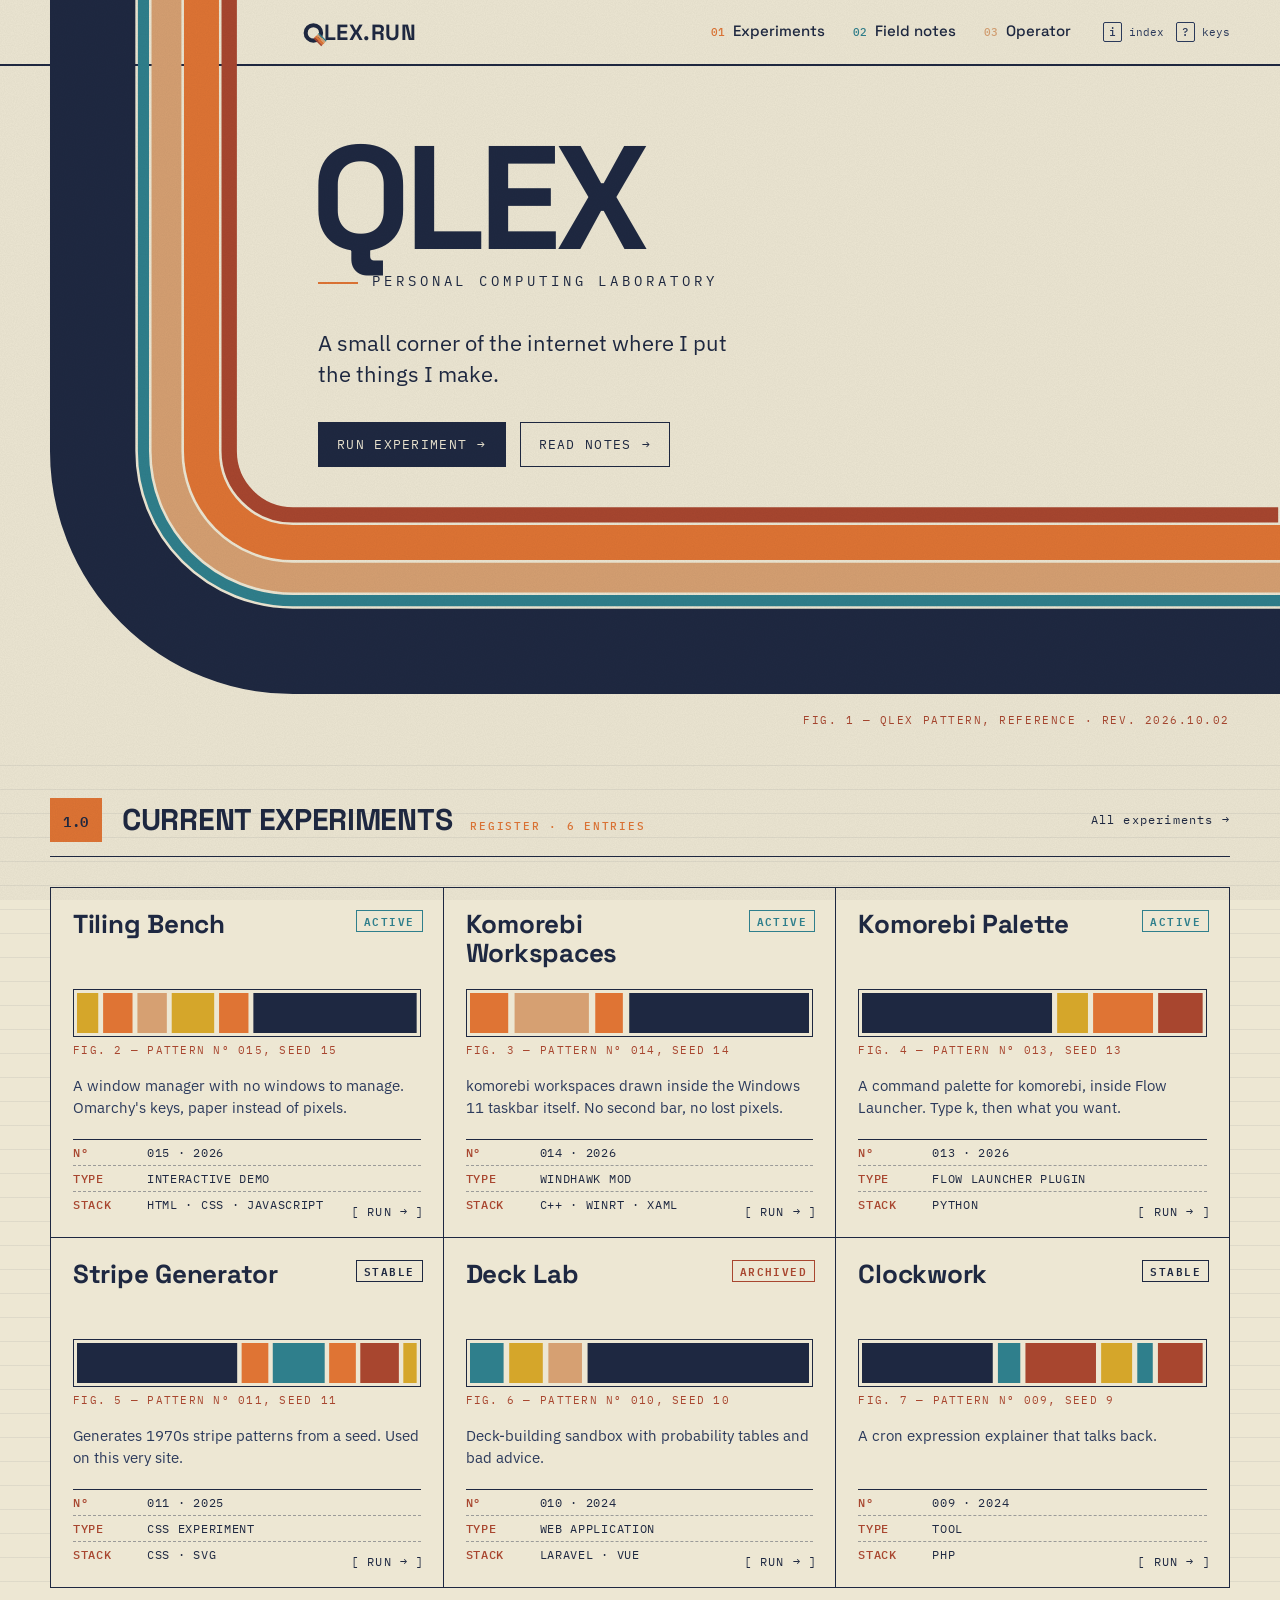
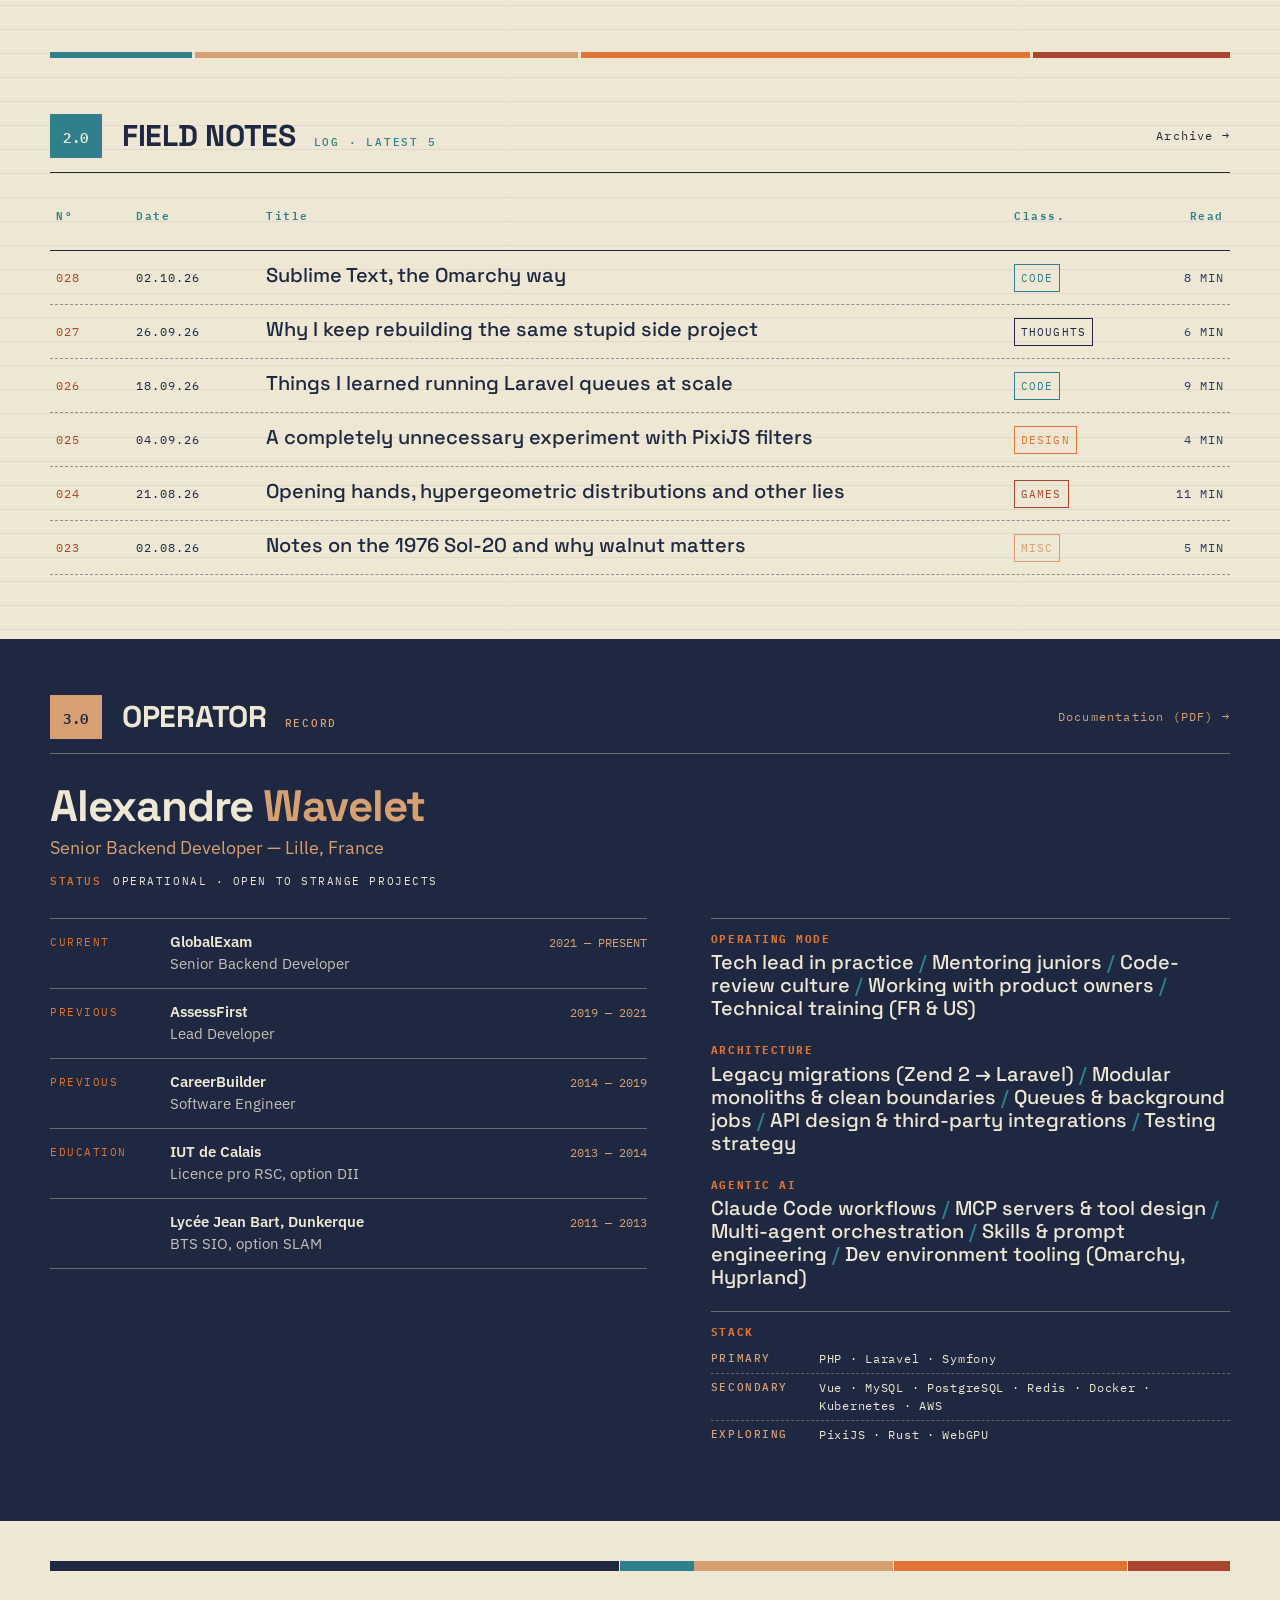
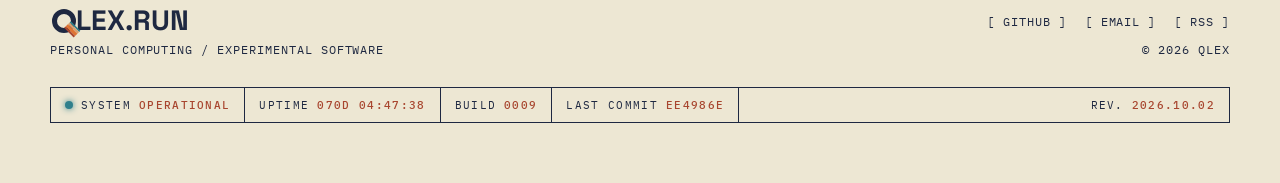
<file: index.html>
<!doctype html>
<html lang="en">
<head>
<title>QLEX.RUN</title>
<meta charset="utf-8">
<meta name="viewport" content="width=device-width, initial-scale=1">
<link rel="preconnect" href="https://fonts.googleapis.com">
<link href="https://fonts.googleapis.com/css2?family=Space+Grotesk:wght@500;700&family=IBM+Plex+Sans:wght@400;500;600&family=IBM+Plex+Mono:wght@400;500;600&display=swap" rel="stylesheet">
<link rel="stylesheet" href="assets/css/tokens.css">
<link rel="stylesheet" href="assets/css/chrome.css">
<link rel="stylesheet" href="assets/css/transition.css">
<script src="assets/js/transition.js"></script>
<link rel="stylesheet" href="assets/css/home.css">
<link rel="stylesheet" href="assets/css/print.css">
</head>
<body class="grain">
<svg id="sg" preserveAspectRatio="none" aria-hidden="true"></svg>

<header class="site" id="site-header">
  <div class="wrap hdr">
    <div class="col-stripe" aria-hidden="true"></div>
    <a class="brand" href="#top" id="brand" aria-label="QLEX.RUN"></a>
    <nav class="main" id="nav" aria-label="Sections"></nav>
    <div class="hint">
      <button id="open-index" title="Open the QLEX index"><kbd>i</kbd> index</button>
      <button id="open-keys" title="Keyboard shortcuts"><kbd>?</kbd> keys</button>
    </div>
  </div>
</header>

<div id="hero-wrap">
  <div class="hdr-rule" aria-hidden="true"></div>
  <div class="fig wrap" id="fig1"></div>
  <div class="wrap">
    <nav id="toc-mobile" aria-label="Contents"></nav>
    <div class="hero" id="top">
      <div class="col-stripe" aria-hidden="true"></div>
      <div id="hero-text">
        <h1 id="h-title">QLEX</h1>
        <p class="sub" id="h-sub">Personal computing laboratory</p>
        <p class="lead" id="h-lead">A small corner of the internet where I put the things I make.</p>
        <div class="btns">
          <a class="btn primary" href="#experiments"><span id="cta1">RUN EXPERIMENT</span><span class="arrow"></span></a>
          <a class="btn" href="#notes"><span id="cta2">READ NOTES</span><span class="arrow"></span></a>
        </div>
      </div>
    </div>
  </div>
</div>

<main>
  <section id="experiments" class="wrap">
    <div class="sec-head"><span class="num">1.0</span><h2>Current experiments <small id="exp-count"></small></h2><a class="more" href="#">All experiments →</a></div>
    <div class="grid" id="exp"></div>
  </section>

  <div class="wrap"><div class="divider" aria-hidden="true"><i></i><i></i><i></i><i></i></div></div>

  <section id="notes" class="wrap">
    <div class="sec-head"><span class="num">2.0</span><h2>Field notes <small>Log · latest 5</small></h2><a class="more" href="#">Archive →</a></div>
    <div class="ledger">
      <div class="row h"><span>Nº</span><span>Date</span><span>Title</span><span>Class.</span><span style="text-align:right">Read</span></div>
      <div id="notes-list"></div>
    </div>
  </section>

  <section id="operator">
    <div class="wrap">
      <div class="sec-head"><span class="num">3.0</span><h2>Operator <small>Record</small></h2><a class="more" href="#">Documentation (PDF) →</a></div>
      <div class="op">
        <div class="id"><h3><span id="op-first"></span> <em id="op-last"></em></h3><p class="role" id="op-role"></p><p class="opstatus mono" id="op-status"></p></div>
        <table id="op-table"></table>
        <div class="equip" id="equip"></div>
      </div>
    </div>
  </section>
</main>

<footer>
  <div class="wrap">
    <div class="qstripe band" aria-hidden="true"><i></i><i></i><i></i><i></i><i></i></div>
    <div class="frow">
      <div><div class="name" id="f-name"></div><div class="mono" id="f-line"></div></div>
      <div class="mono" style="text-align:right"><div class="links" id="f-links"></div><div id="f-copy" style="margin-top:10px"></div></div>
    </div>
    <div class="system mono" id="system" aria-label="System status"></div>
  </div>
</footer>

<div class="overlay" id="ov-index" role="dialog" aria-label="QLEX index">
  <div class="box">
    <h3>QLEX INDEX <small>SITE MAP</small></h3>
    <h4>Sections</h4><ol id="ov-sections"></ol>
    <h4>Experiments</h4><ol id="ov-exp"></ol>
    <h4>Field notes</h4><ol id="ov-notes"></ol>
    <button class="random" id="random">[ GIVE ME SOMETHING ]</button>
    <div class="esc"><kbd>esc</kbd> close · <kbd>?</kbd> keyboard shortcuts</div>
  </div>
</div>

<div id="toast" aria-live="polite"></div>

<script src="https://cdnjs.cloudflare.com/ajax/libs/gsap/3.12.5/gsap.min.js"></script>
<script src="assets/js/data.js"></script>
<script src="assets/js/identity.js"></script>
<script src="assets/js/stripe.js"></script>
<script src="assets/js/ui.js"></script>

<div class="overlay" id="ov-keys" role="dialog" aria-label="Keyboard shortcuts">
  <div class="box">
    <h3>KEYBOARD <small>OPERATOR'S MANUAL</small></h3>
    <div class="keys">
      <div><kbd>i</kbd><kbd>/</kbd></div><div>Open the index (site map)</div>
      <div><kbd>1</kbd><kbd>2</kbd><kbd>3</kbd></div><div>Jump to a section</div>
      <div><kbd>←</kbd><kbd>→</kbd></div><div>Previous / next section</div>
      <div><kbd>↑</kbd><kbd>↓</kbd></div><div>Move through the entries of the current section (<kbd>j</kbd> <kbd>k</kbd> also work)</div>
      <div><kbd>↵</kbd></div><div>Open the selected entry</div>
      <div><kbd>r</kbd></div><div>Give me something (random entry)</div>
      <div><kbd>esc</kbd></div><div>Clear selection / close</div>
    </div>
    <div class="esc"><kbd>esc</kbd> close</div>
  </div>
</div>
<script src="assets/js/system.js"></script>
<script src="assets/js/pages/home.js"></script>
</body>
</html>
</file>
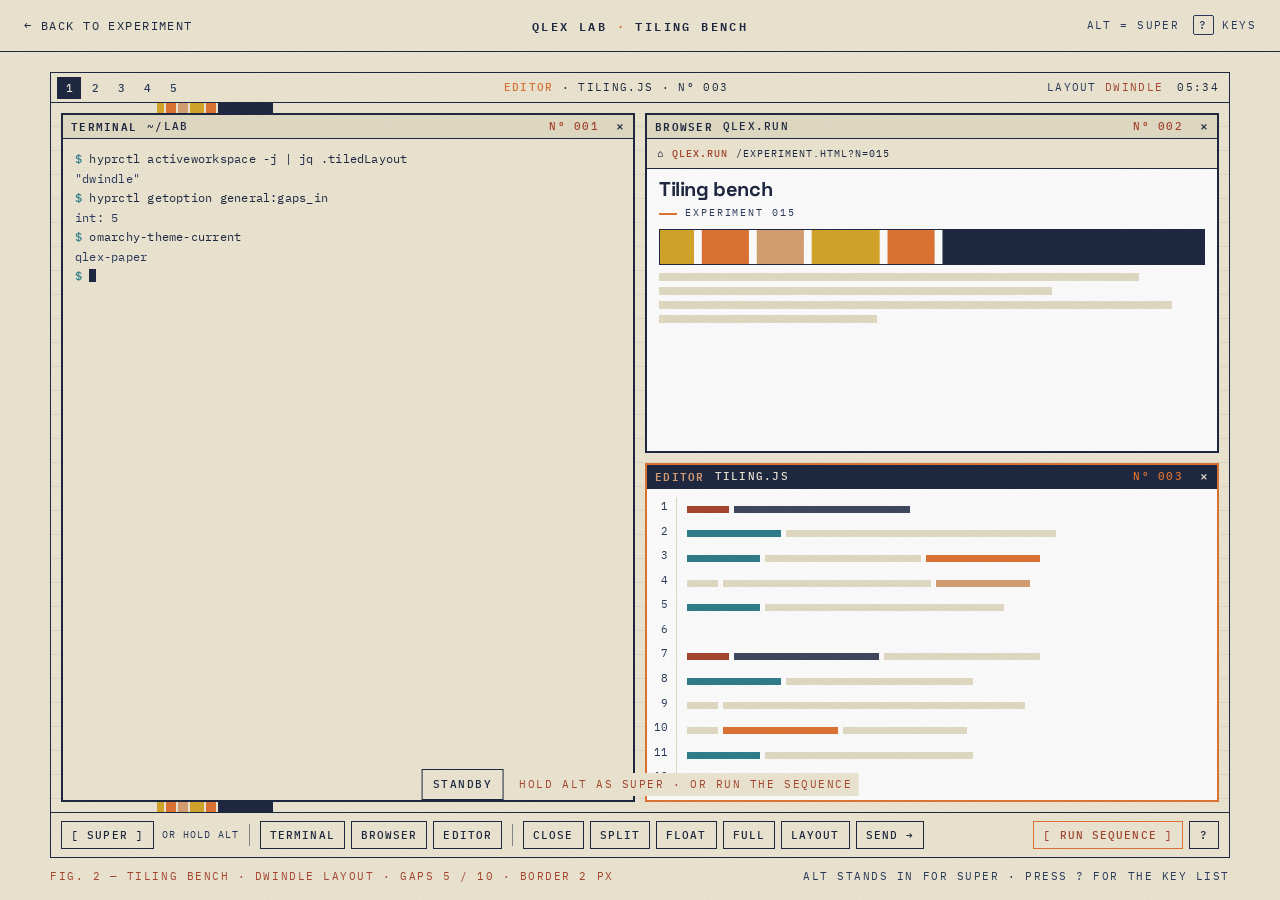
<file: lab/tiling/index.html>
<!doctype html>
<html lang="en">
<head>
<title>QLEX LAB · TILING BENCH</title>
<meta charset="utf-8">
<meta name="viewport" content="width=device-width, initial-scale=1">
<meta name="description" content="A Hyprland dwindle layout simulated on paper, driven by Omarchy's key bindings.">
<link rel="preconnect" href="https://fonts.googleapis.com">
<link href="https://fonts.googleapis.com/css2?family=Space+Grotesk:wght@500;700&family=IBM+Plex+Sans:wght@400;500;600&family=IBM+Plex+Mono:wght@400;500;600&display=swap" rel="stylesheet">
<link rel="stylesheet" href="../../assets/css/tokens.css">
<link rel="stylesheet" href="tiling.css">
<script>
  /* Mode flags before first paint: ?static kills motion, ?embed strips the chrome. */
  (function () { const q = location.search; const h = document.documentElement; if (/static/.test(q)) h.classList.add('static'); if (/(^\?|[?&])embed/.test(q)) h.classList.add('embed'); window.QLEX = window.QLEX || {}; })();
</script>
</head>
<body class="grain">

<header class="lab" id="lab-head">
  <a href="../../experiment.html?n=015">← Back to experiment</a>
  <div class="t">QLEX LAB <b>·</b> TILING BENCH</div>
  <div class="hint"><span>ALT = SUPER</span><button id="hint-keys" type="button" title="Keyboard shortcuts"><kbd>?</kbd> keys</button></div>
</header>

<main class="bench" id="bench">
  <div class="rig" role="application" aria-label="Tiling window manager bench">
    <div class="bar" id="bar">
      <div class="ws" id="ws" role="group" aria-label="Workspaces"></div>
      <div class="title" id="bar-title" aria-live="polite"></div>
      <div class="right"><span class="lay" id="bar-layout">DWINDLE</span><span id="clock">00:00</span></div>
    </div>
    <div class="desk" id="desk">
      <div class="wall" id="wall" aria-hidden="true"></div>
      <div class="empty" id="empty" aria-hidden="true"></div>
      <div class="hud" id="hud" aria-live="polite"><span class="chord" id="hud-chord">STANDBY</span><span class="act" id="hud-act">PRESS A CHORD OR RUN THE SEQUENCE</span></div>
    </div>
    <div class="ctl" id="ctl">
      <button class="k" id="latch" type="button" aria-pressed="false" aria-label="Hold the SUPER modifier">[ SUPER ]</button>
      <span class="mod">or hold ALT</span>
      <span class="sep"></span>
      <button class="k" type="button" data-chord="SUPER + RETURN" aria-label="Open a terminal">Terminal</button>
      <button class="k" type="button" data-chord="SUPER + SHIFT + RETURN" aria-label="Open a browser">Browser</button>
      <button class="k" type="button" data-chord="SUPER + SHIFT + N" aria-label="Open the editor">Editor</button>
      <span class="sep"></span>
      <button class="k" type="button" data-chord="SUPER + W" aria-label="Close the focused window">Close</button>
      <button class="k" type="button" data-chord="SUPER + J" aria-label="Toggle the split orientation">Split</button>
      <button class="k" type="button" data-chord="SUPER + T" aria-label="Toggle floating">Float</button>
      <button class="k" type="button" data-chord="SUPER + F" aria-label="Toggle full screen">Full</button>
      <button class="k" type="button" data-chord="SUPER + L" aria-label="Toggle the workspace layout">Layout</button>
      <button class="k" type="button" data-chord="SUPER + SHIFT + TAB" data-send="1" aria-label="Send the focused window to the next workspace">Send →</button>
      <button class="k run" id="run" type="button" aria-label="Run the scripted sequence">[ RUN SEQUENCE ]</button>
      <button class="k help" id="help-btn" type="button" aria-label="Keyboard shortcuts">?</button>
    </div>
  </div>
  <figcaption class="fig"><span>FIG. 2 — TILING BENCH · DWINDLE LAYOUT · GAPS 5 / 10 · BORDER 2 PX</span><span>ALT STANDS IN FOR SUPER · PRESS ? FOR THE KEY LIST</span></figcaption>
</main>

<div class="overlay" id="help" role="dialog" aria-modal="true" aria-label="Keyboard shortcuts" hidden>
  <div class="box">
    <h3>KEYBOARD <small>OMARCHY BINDINGS, REPRODUCED</small></h3>
    <p class="note"><b>SUPER</b> belongs to your operating system while a browser is open, so the bench reads <b>ALT</b> as SUPER. You can also latch the <b>[ SUPER ]</b> button on screen and press the plain keys. Some chords (ALT+TAB, ALT+digits in a few browsers) are still taken by the OS or the browser; the buttons below the desk do the same job.</p>
    <div class="cols">
      <h4>Applications</h4>
      <div class="keys">
        <div><kbd>SUPER</kbd><kbd>↵</kbd></div><div>Terminal</div>
        <div><kbd>SUPER</kbd><kbd>⇧</kbd><kbd>↵</kbd></div><div>Browser (also <kbd>SUPER</kbd> <kbd>⇧</kbd> <kbd>B</kbd>)</div>
        <div><kbd>SUPER</kbd><kbd>⇧</kbd><kbd>N</kbd></div><div>Editor</div>
        <div><kbd>SUPER</kbd><kbd>⇧</kbd><kbd>O</kbd></div><div>Notes</div>
        <div><kbd>SUPER</kbd><kbd>⇧</kbd><kbd>M</kbd></div><div>Music</div>
        <div><kbd>SUPER</kbd><kbd>⇧</kbd><kbd>F</kbd></div><div>File manager</div>
      </div>
      <h4>Windows</h4>
      <div class="keys">
        <div><kbd>SUPER</kbd><kbd>W</kbd></div><div>Close window</div>
        <div><kbd>SUPER</kbd><kbd>J</kbd></div><div>Toggle split orientation</div>
        <div><kbd>SUPER</kbd><kbd>T</kbd></div><div>Toggle floating</div>
        <div><kbd>SUPER</kbd><kbd>F</kbd></div><div>Full screen</div>
        <div><kbd>SUPER</kbd><kbd>ALT</kbd><kbd>F</kbd></div><div>Full width (maximized, keeps gaps; needs the latch)</div>
        <div><kbd>SUPER</kbd><kbd>P</kbd></div><div>Pseudo-tile</div>
        <div><kbd>SUPER</kbd><kbd>-</kbd><kbd>=</kbd></div><div>Shrink / expand</div>
        <div><kbd>SUPER</kbd><kbd>L</kbd></div><div>Workspace layout: dwindle / scrolling</div>
      </div>
      <h4>Focus and swap</h4>
      <div class="keys">
        <div><kbd>SUPER</kbd><kbd>←</kbd><kbd>↑</kbd><kbd>→</kbd><kbd>↓</kbd></div><div>Move focus</div>
        <div><kbd>SUPER</kbd><kbd>⇧</kbd><kbd>←</kbd><kbd>↑</kbd><kbd>→</kbd><kbd>↓</kbd></div><div>Swap windows</div>
      </div>
      <h4>Workspaces</h4>
      <div class="keys">
        <div><kbd>SUPER</kbd><kbd>1</kbd>…<kbd>5</kbd></div><div>Switch to workspace</div>
        <div><kbd>SUPER</kbd><kbd>⇧</kbd><kbd>1</kbd>…<kbd>5</kbd></div><div>Move window to workspace</div>
        <div><kbd>SUPER</kbd><kbd>⇥</kbd></div><div>Next workspace (<kbd>⇧</kbd> for previous)</div>
      </div>
      <h4>Bench</h4>
      <div class="keys">
        <div><kbd>SUPER</kbd><kbd>⇧</kbd><kbd>⌫</kbd></div><div>Toggle gaps</div>
        <div><kbd>SUPER</kbd><kbd>⇧</kbd><kbd>␣</kbd></div><div>Toggle the top bar</div>
        <div><kbd>?</kbd></div><div>This sheet</div>
        <div><kbd>esc</kbd></div><div>Close, release the latch, stop the sequence</div>
      </div>
    </div>
    <div class="esc"><kbd>esc</kbd> close</div>
  </div>
</div>

<script src="../../assets/js/identity.js"></script>
<script src="tiling.js"></script>
</body>
</html>
</file>
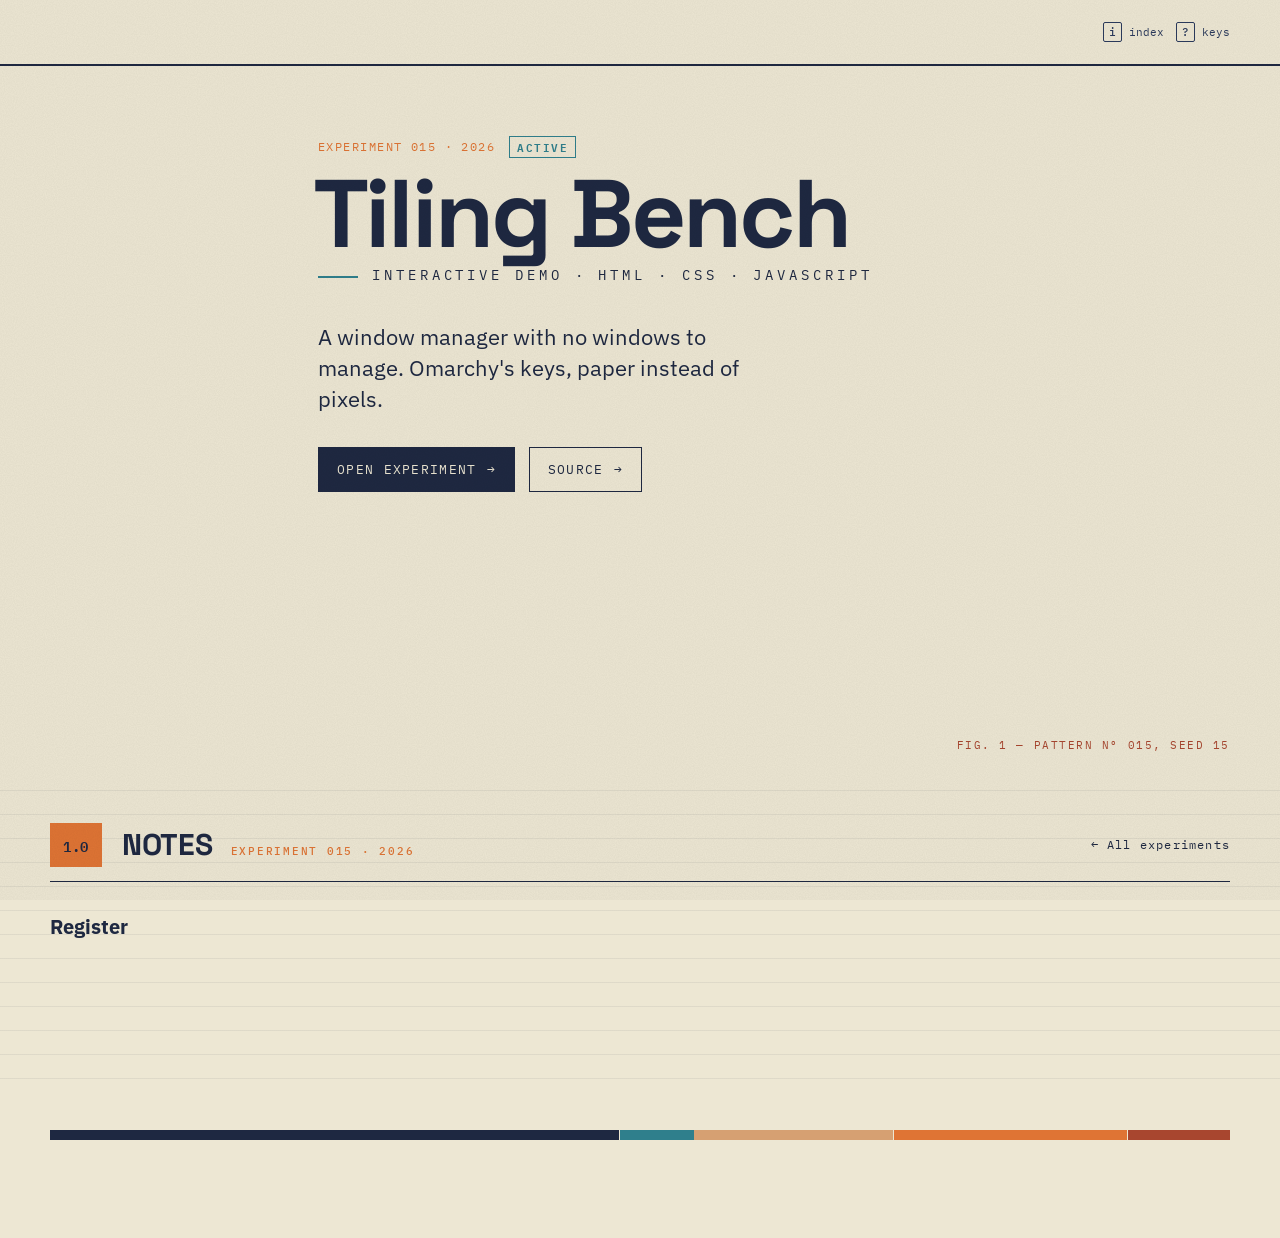
<file: experiment.html>
<!doctype html>
<html lang="en">
<head>
<title>QLEX.RUN — Experiment</title>
<meta charset="utf-8">
<meta name="viewport" content="width=device-width, initial-scale=1">
<link rel="preconnect" href="https://fonts.googleapis.com">
<link href="https://fonts.googleapis.com/css2?family=Space+Grotesk:wght@500;700&family=IBM+Plex+Sans:wght@400;500;600&family=IBM+Plex+Mono:wght@400;500;600&display=swap" rel="stylesheet">
<link rel="stylesheet" href="assets/css/tokens.css">
<link rel="stylesheet" href="assets/css/chrome.css">
<link rel="stylesheet" href="assets/css/transition.css">
<script src="assets/js/transition.js"></script>
<link rel="stylesheet" href="assets/css/experiment.css">
<link rel="stylesheet" href="assets/css/print.css">
</head>
<body class="grain">
<svg id="sg" preserveAspectRatio="none" aria-hidden="true"></svg>

<header class="site" id="site-header">
  <div class="wrap hdr">
    <div class="col-stripe" aria-hidden="true"></div>
    <a class="brand" href="index.html" id="brand" aria-label="QLEX.RUN"></a>
    <nav class="main" id="nav" aria-label="Sections"></nav>
    <div class="hint">
      <button id="open-index" title="Open the QLEX index"><kbd>i</kbd> index</button>
      <button id="open-keys" title="Keyboard shortcuts"><kbd>?</kbd> keys</button>
    </div>
  </div>
</header>

<div id="hero-wrap">
  <div class="hdr-rule" aria-hidden="true"></div>
  <div class="fig wrap" id="fig1"></div>
  <div class="wrap">
    <nav id="toc-mobile" aria-label="Sections"></nav>
    <div class="hero" id="top">
      <div class="col-stripe" aria-hidden="true"></div>
      <div id="hero-text">
        <p class="no"><span id="h-no"></span><span class="status" id="h-status"></span></p>
        <h1 id="h-title"></h1>
        <p class="sub" id="h-sub"></p>
        <p class="lead" id="h-lead"></p>
        <div class="btns">
          <a class="btn primary" href="#"><span>OPEN EXPERIMENT</span><span class="arrow"></span></a>
          <a class="btn" href="#"><span>SOURCE</span><span class="arrow"></span></a>
        </div>
      </div>
    </div>
  </div>
</div>

<main>
  <section id="notes" class="wrap">
    <div class="sec-head"><span class="num">1.0</span><h2>Notes <small id="h-meta"></small></h2><a class="more" href="index.html#experiments">← All experiments</a></div>
    <article>
      <div class="body" id="body"></div>
      <aside class="side">
        <h3>Register</h3>
        <figure style="margin:0"><div class="pat-box" id="pat"></div><figcaption id="pat-cap"></figcaption></figure>
        <div class="reg" id="reg"></div>
      </aside>
    </article>
    <div class="endmark"><span class="qmark" id="end-q"></span><span id="end-label"></span></div>
    <nav class="pn" id="pn" aria-label="Previous / next experiment"></nav>
  </section>
</main>

<footer>
  <div class="wrap">
    <div class="qstripe band" aria-hidden="true"><i></i><i></i><i></i><i></i><i></i></div>
    <div class="frow">
      <div><div class="name" id="f-name"></div><div class="mono" id="f-line"></div></div>
      <div class="mono" style="text-align:right"><div class="links" id="f-links"></div><div id="f-copy" style="margin-top:10px"></div></div>
    </div>
    
  </div>
</footer>

<div class="overlay" id="ov-index" role="dialog" aria-label="QLEX index">
  <div class="box">
    <h3>QLEX INDEX <small>SITE MAP</small></h3>
    <h4>Sections</h4><ol id="ov-sections"></ol>
    <h4>Experiments</h4><ol id="ov-exp"></ol>
    
    
    <div class="esc"><kbd>esc</kbd> close · <kbd>?</kbd> keyboard shortcuts</div>
  </div>
</div>

<div id="toast" aria-live="polite"></div>

<script src="https://cdnjs.cloudflare.com/ajax/libs/gsap/3.12.5/gsap.min.js"></script>
<script src="assets/js/data.js"></script>
<script src="assets/js/identity.js"></script>
<script src="assets/js/stripe.js"></script>
<script src="assets/js/ui.js"></script>

<div class="overlay" id="ov-keys" role="dialog" aria-label="Keyboard shortcuts">
  <div class="box">
    <h3>KEYBOARD <small>EXPERIMENT PAGE</small></h3>
    <div class="keys">
      <div><kbd>←</kbd><kbd>→</kbd></div><div>Previous / next experiment</div>
      <div><kbd>i</kbd><kbd>/</kbd></div><div>Open the index</div>
      <div><kbd>esc</kbd></div><div>Close, or back to the index page</div>
    </div>
  </div>
</div>
<script src="assets/js/pages/experiment.js"></script>
</body>
</html>
</file>
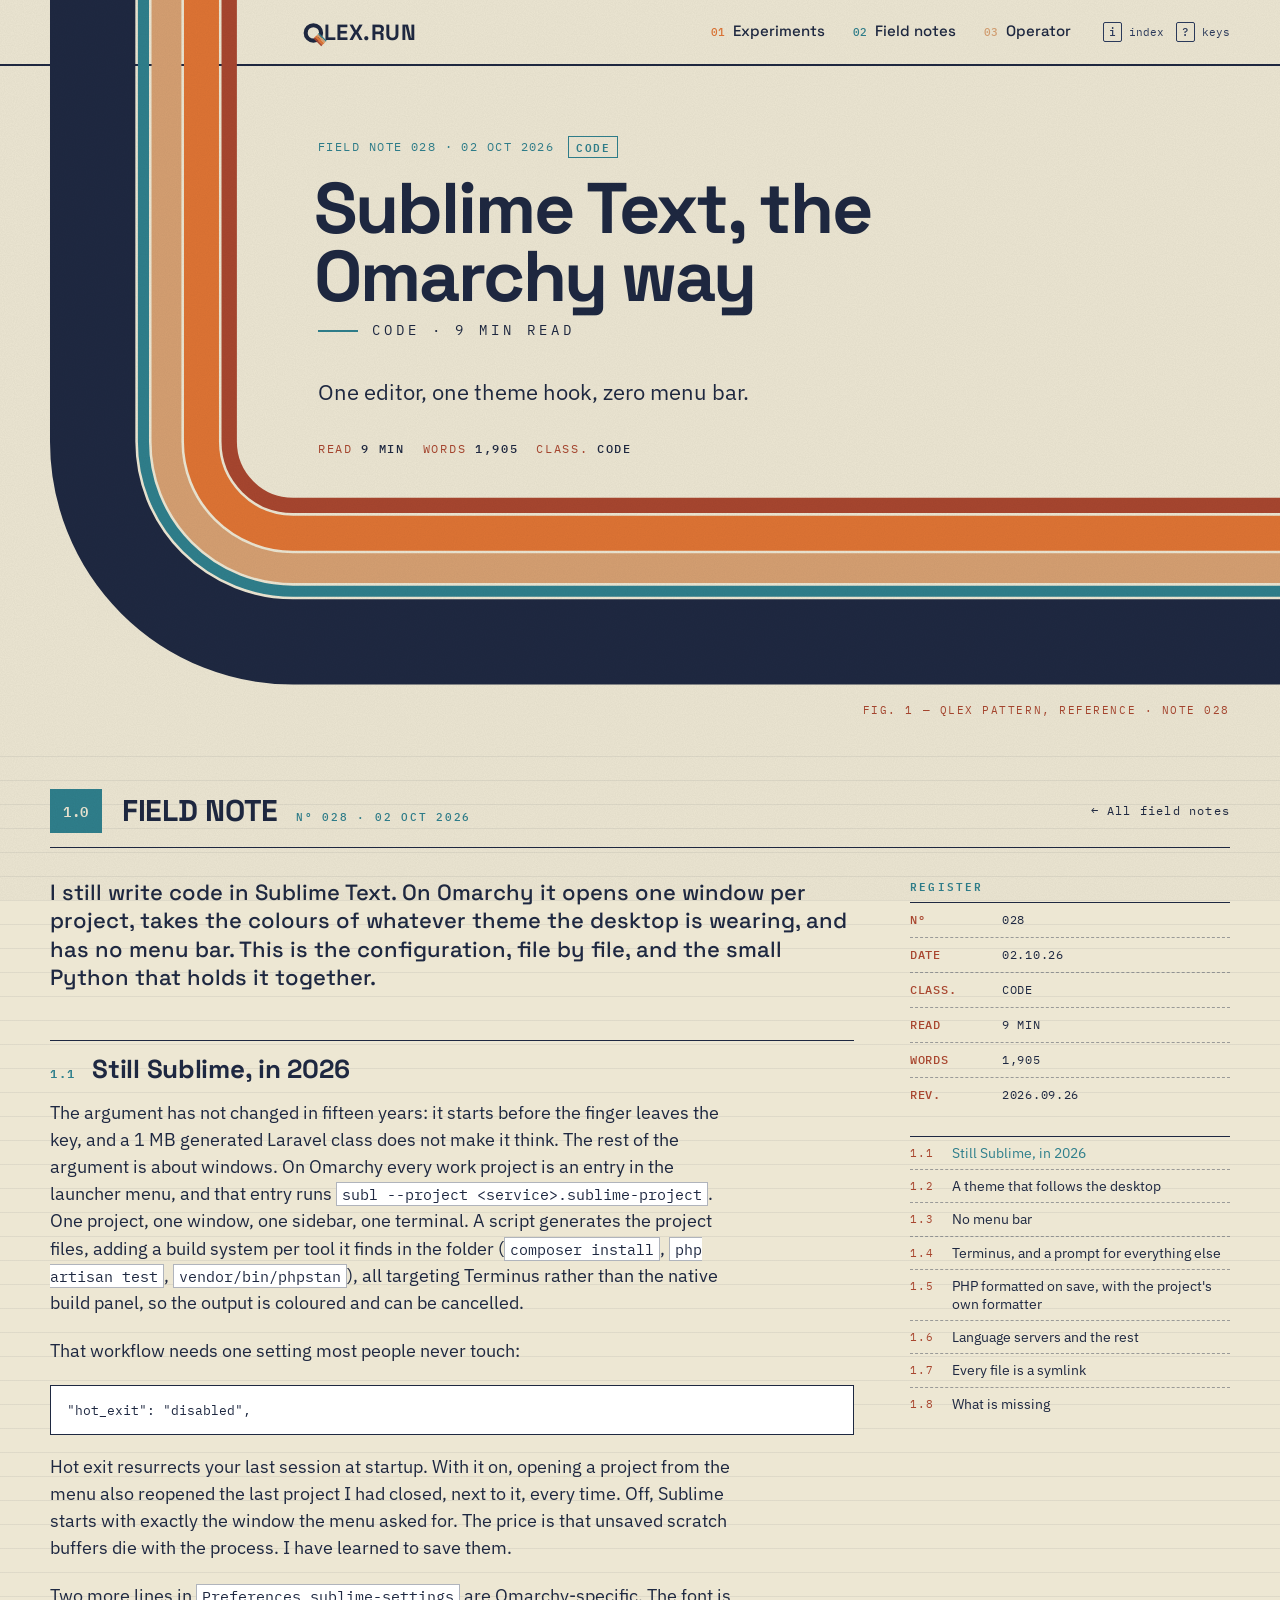
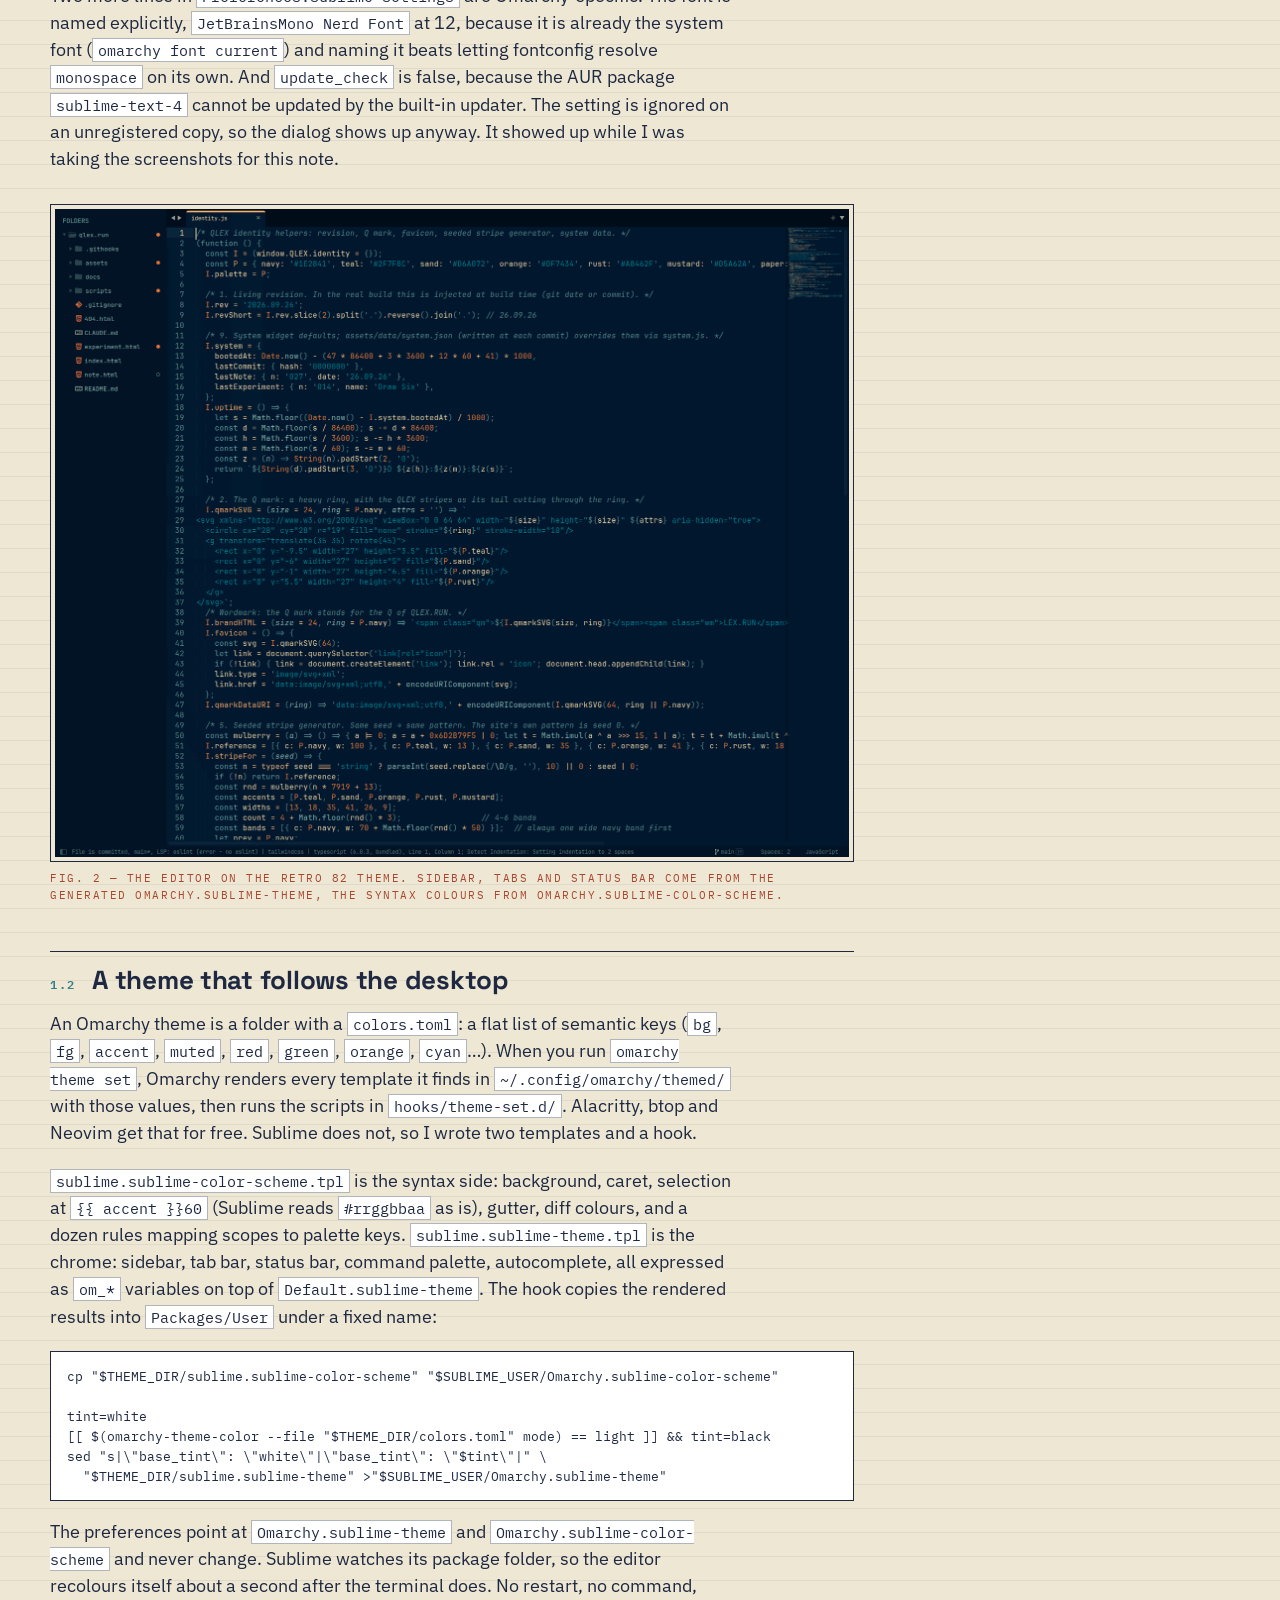
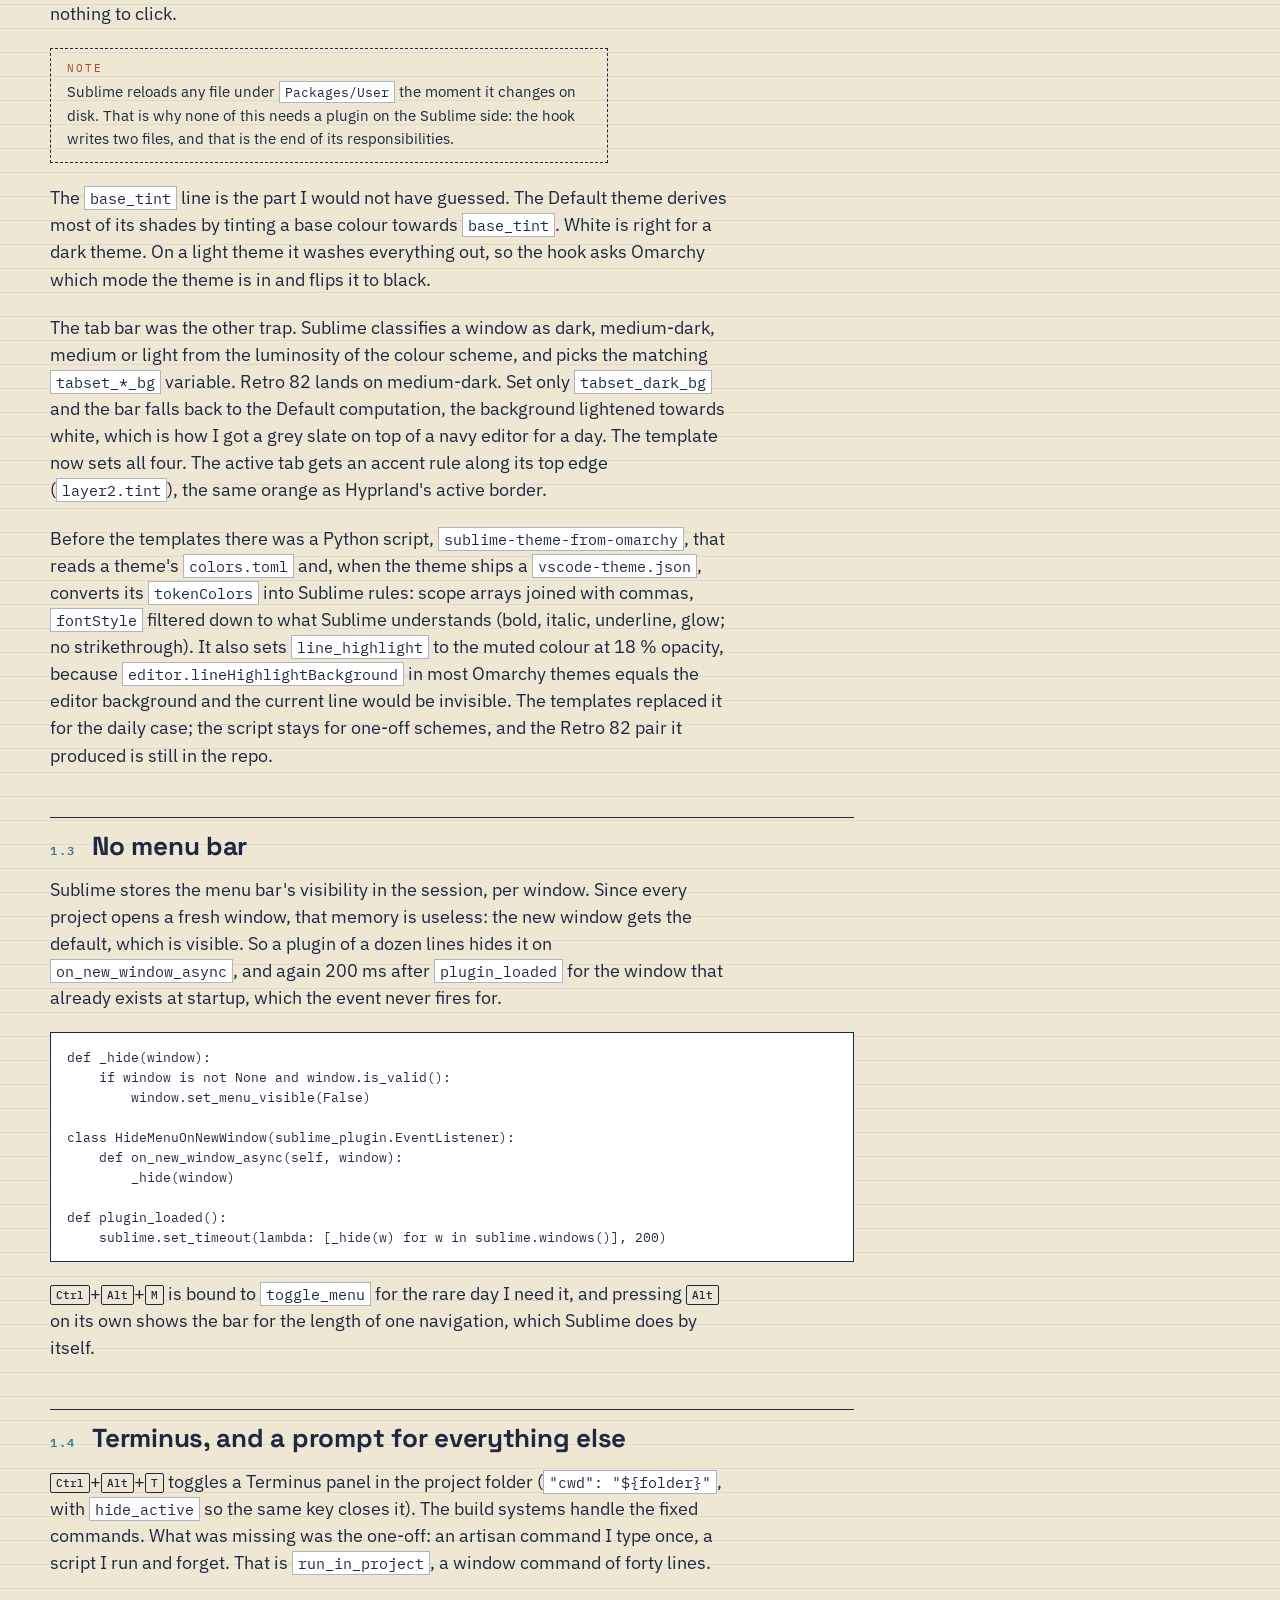
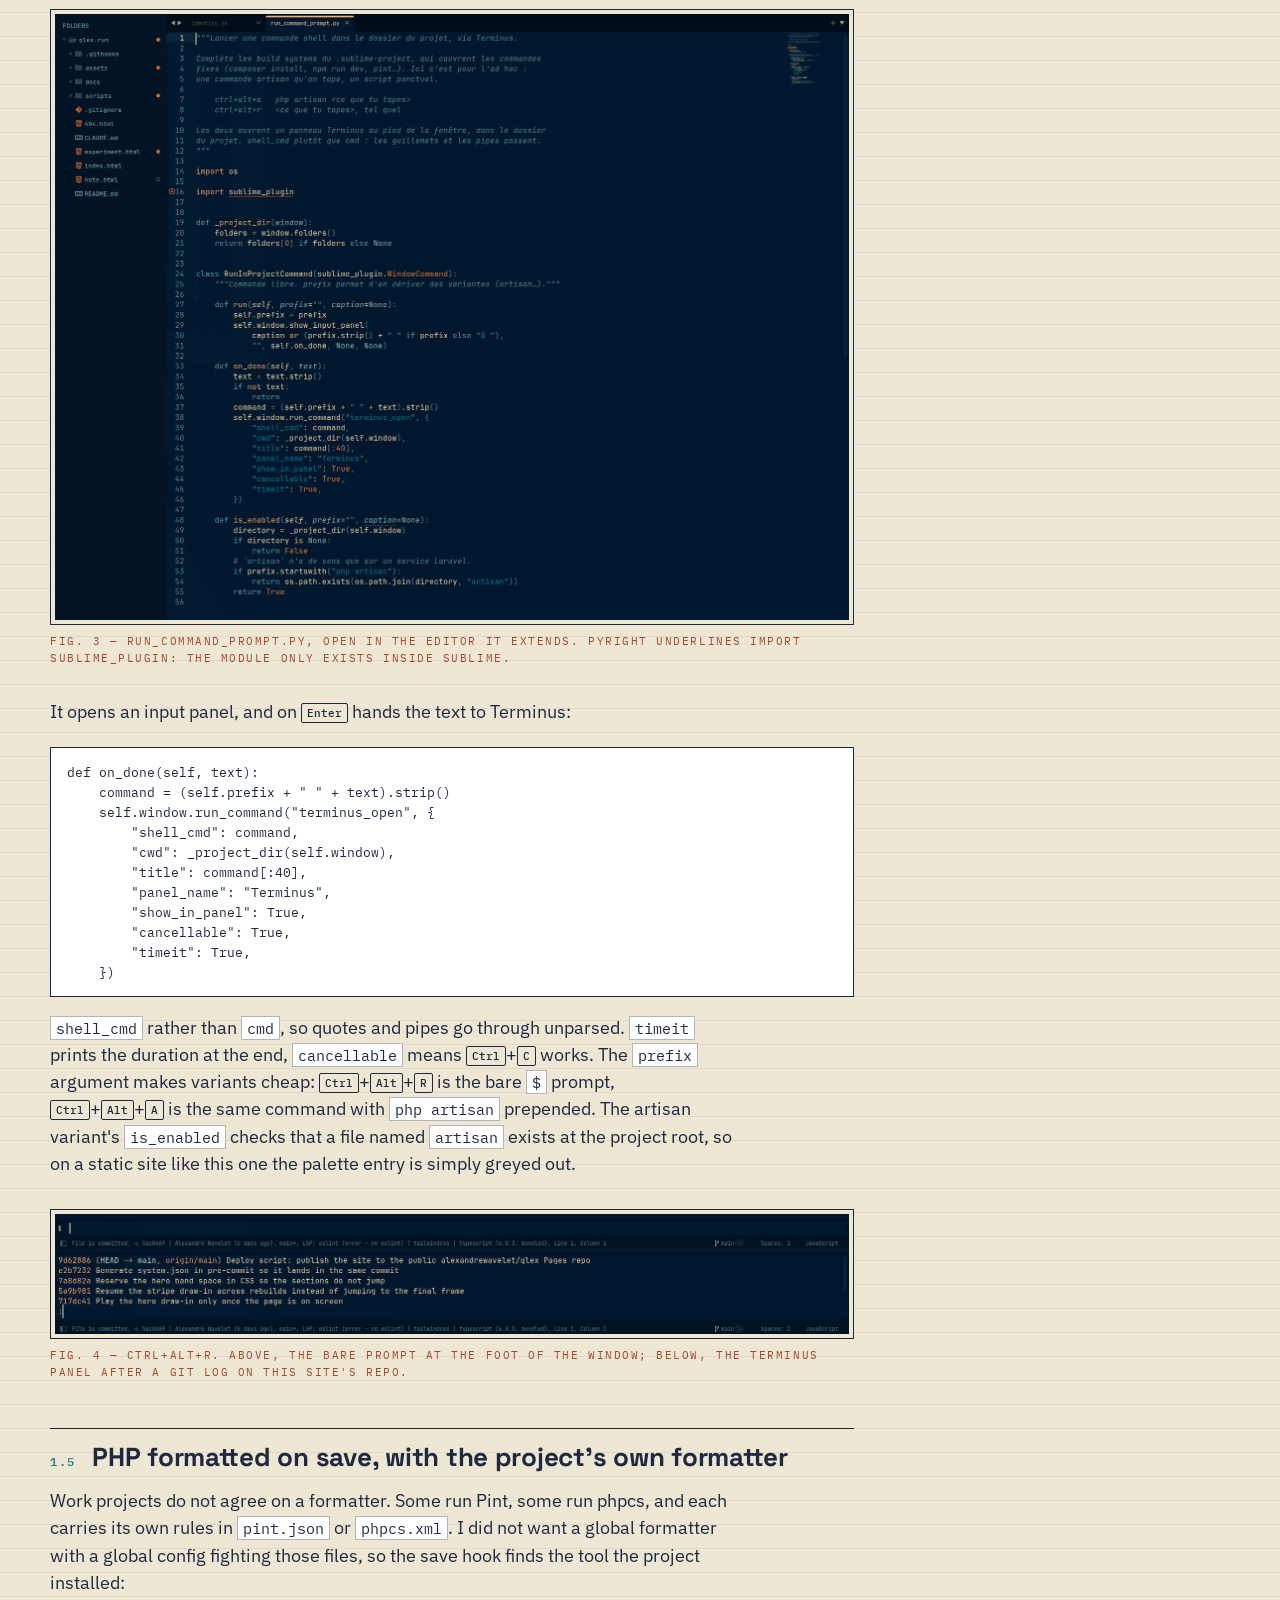
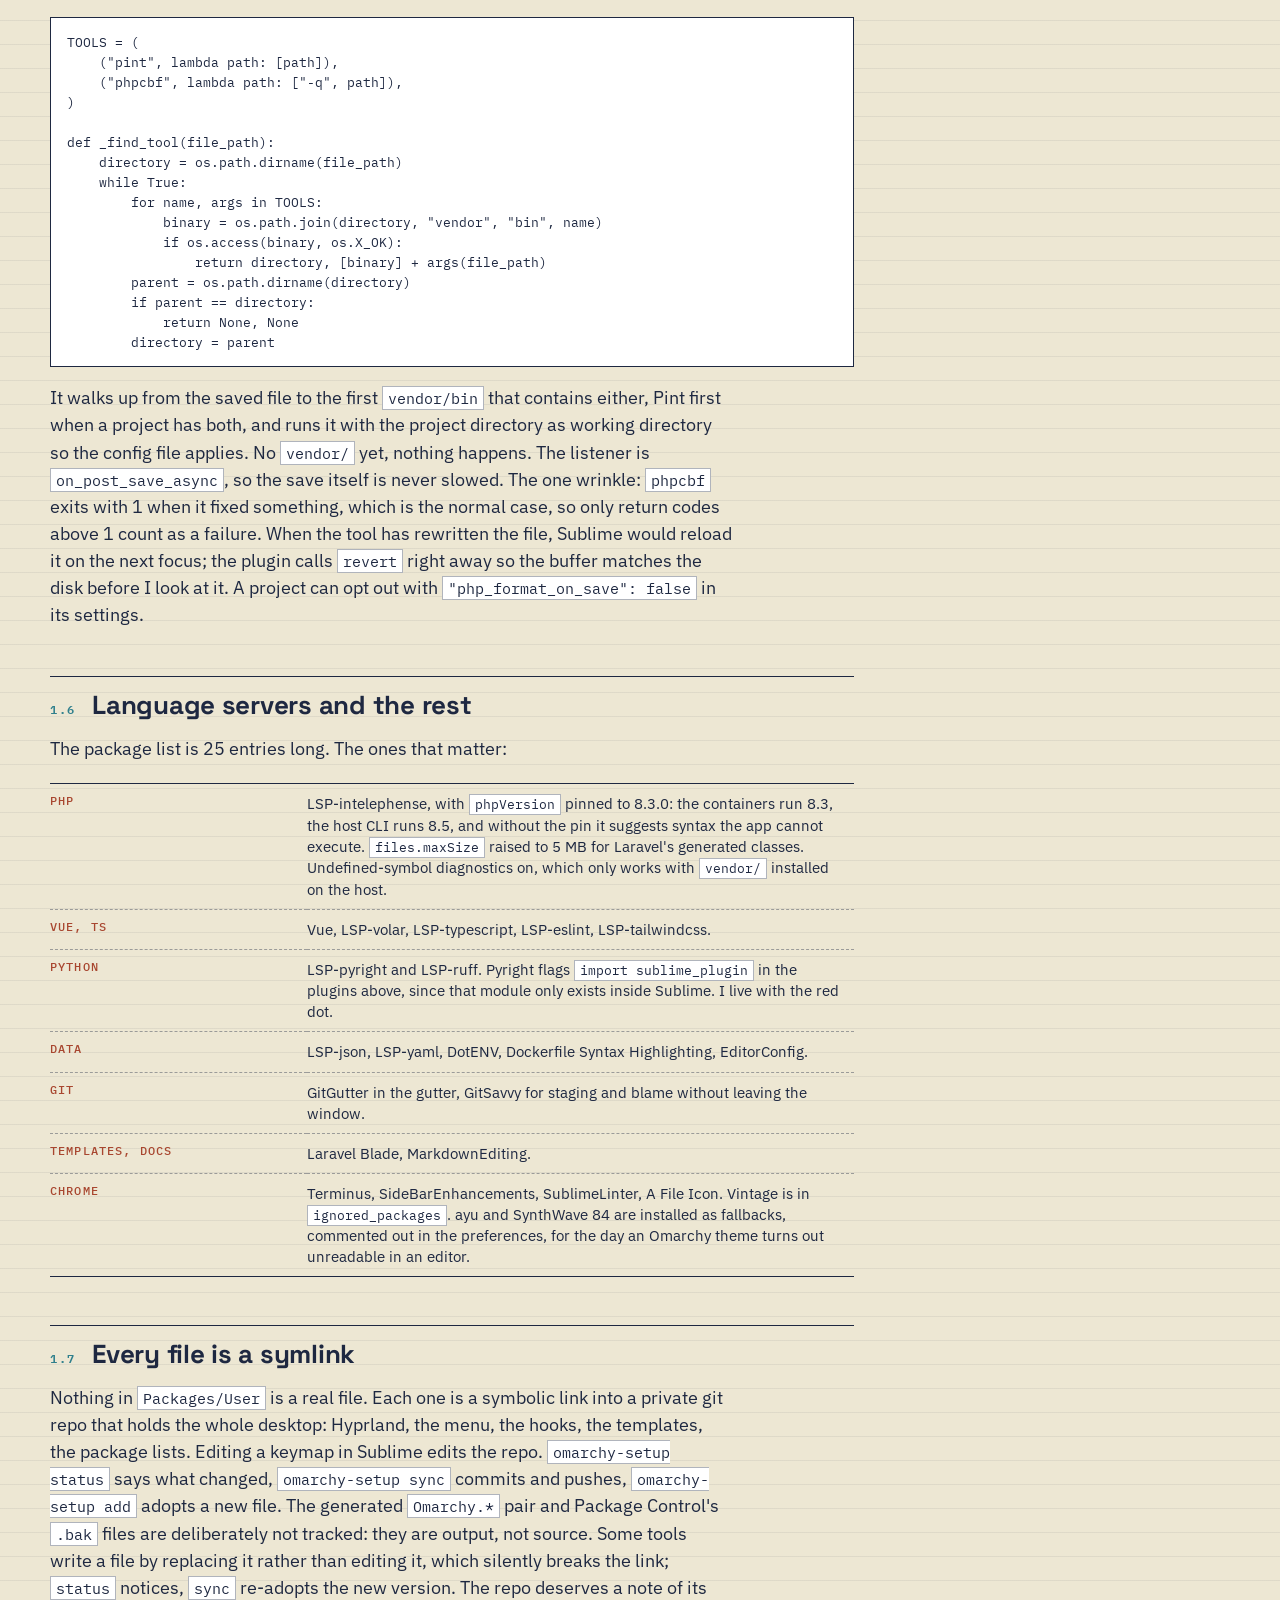
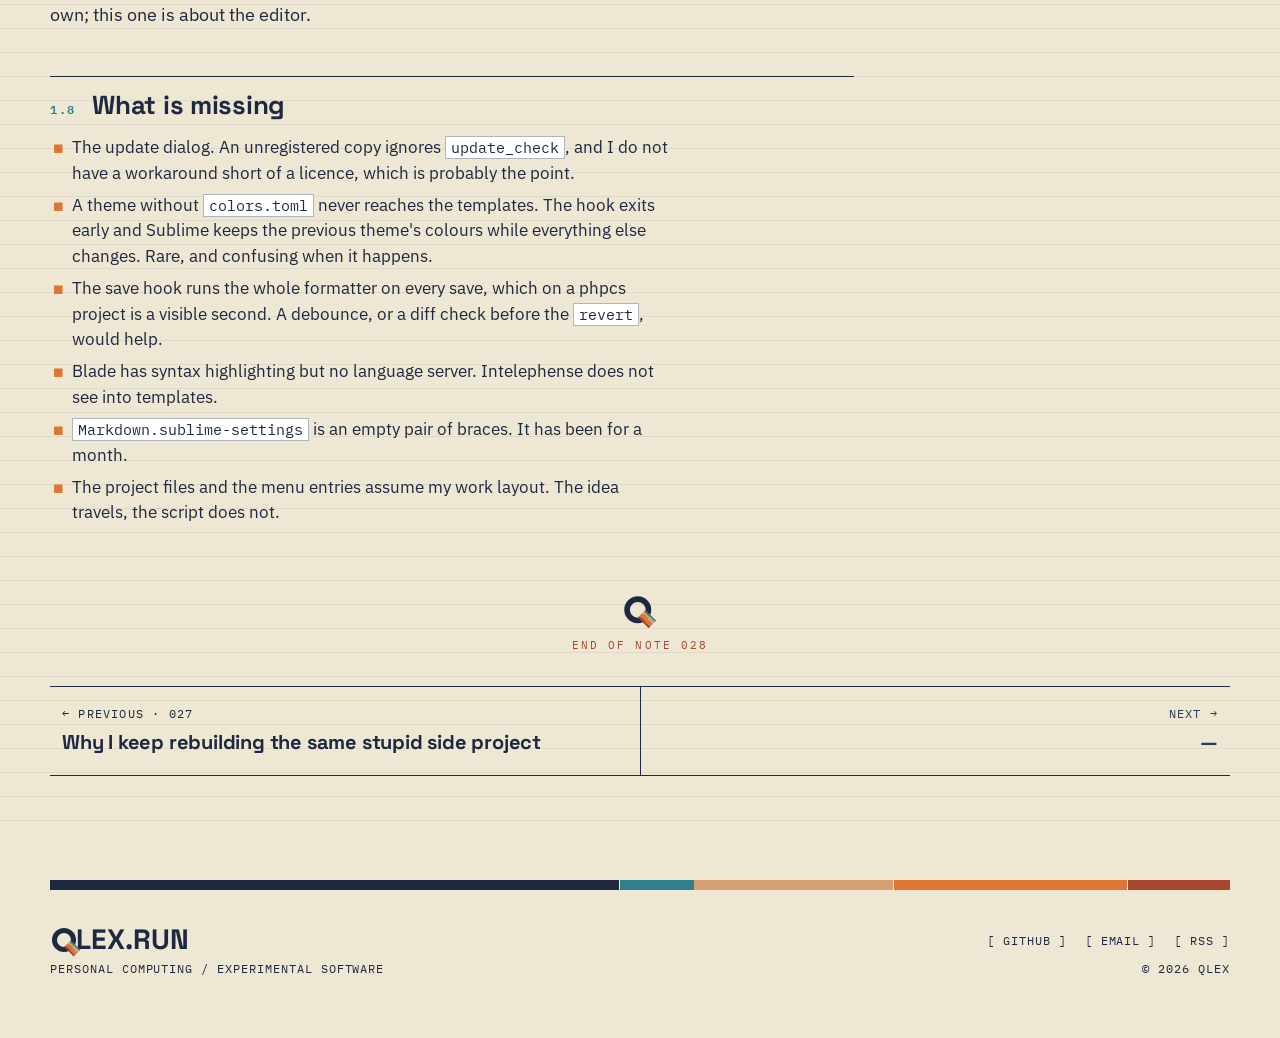
<file: note.html>
<!doctype html>
<html lang="en">
<head>
<title>QLEX.RUN — Field note</title>
<meta charset="utf-8">
<meta name="viewport" content="width=device-width, initial-scale=1">
<link rel="preconnect" href="https://fonts.googleapis.com">
<link href="https://fonts.googleapis.com/css2?family=Space+Grotesk:wght@500;700&family=IBM+Plex+Sans:wght@400;500;600&family=IBM+Plex+Mono:wght@400;500;600&display=swap" rel="stylesheet">
<link rel="stylesheet" href="assets/css/tokens.css">
<link rel="stylesheet" href="assets/css/chrome.css">
<link rel="stylesheet" href="assets/css/transition.css">
<script src="assets/js/transition.js"></script>
<link rel="stylesheet" href="assets/css/notebook.css">
<link rel="stylesheet" href="assets/css/note.css">
<link rel="stylesheet" href="assets/css/print.css">
</head>
<body class="grain">
<svg id="sg" preserveAspectRatio="none" aria-hidden="true"></svg>

<header class="site" id="site-header">
  <div class="wrap hdr">
    <div class="col-stripe" aria-hidden="true"></div>
    <a class="brand" href="index.html" id="brand" aria-label="QLEX.RUN"></a>
    <nav class="main" id="nav" aria-label="Sections"></nav>
    <div class="hint">
      <button id="open-index" title="Open the QLEX index"><kbd>i</kbd> index</button>
      <button id="open-keys" title="Keyboard shortcuts"><kbd>?</kbd> keys</button>
    </div>
  </div>
</header>

<div id="hero-wrap">
  <div class="hdr-rule" aria-hidden="true"></div>
  <div class="fig wrap" id="fig1"></div>
  <div class="wrap">
    <nav id="toc-mobile" aria-label="Sections"></nav>
    <div class="hero" id="top">
      <div class="col-stripe" aria-hidden="true"></div>
      <div id="hero-text">
        <p class="no"><span id="h-no"></span><span class="chip" id="h-cat"></span></p>
        <h1 id="h-title"></h1>
        <p class="sub" id="h-sub"></p>
        <p class="lead" id="h-lead"></p>
        <p class="readtime mono" id="h-read"></p>
      </div>
    </div>
  </div>
</div>

<main>
  <section id="note" class="wrap">
    <div class="sec-head"><span class="num">1.0</span><h2>Field note <small id="h-meta"></small></h2><a class="more" href="index.html#notes">← All field notes</a></div>
    <article>
      <div class="body" id="body"></div>
      <aside class="side">
        <h3>Register</h3>
        <div class="reg" id="reg"></div>
        <ol class="toc" id="toc" aria-label="Contents"></ol>
      </aside>
    </article>
    <div class="endmark"><span class="qmark" id="end-q"></span><span id="end-label"></span></div>
    <nav class="pn" id="pn" aria-label="Previous / next note"></nav>
  </section>
</main>

<footer>
  <div class="wrap">
    <div class="qstripe band" aria-hidden="true"><i></i><i></i><i></i><i></i><i></i></div>
    <div class="frow">
      <div><div class="name" id="f-name"></div><div class="mono" id="f-line"></div></div>
      <div class="mono" style="text-align:right"><div class="links" id="f-links"></div><div id="f-copy" style="margin-top:10px"></div></div>
    </div>
  </div>
</footer>

<div class="overlay" id="ov-index" role="dialog" aria-label="QLEX index">
  <div class="box">
    <h3>QLEX INDEX <small>SITE MAP</small></h3>
    <h4>Sections</h4><ol id="ov-sections"></ol>
    <h4>Experiments</h4><ol id="ov-exp"></ol>
    <h4>Field notes</h4><ol id="ov-notes"></ol>
    <div class="esc"><kbd>esc</kbd> close · <kbd>?</kbd> keyboard shortcuts</div>
  </div>
</div>

<div id="toast" aria-live="polite"></div>

<script src="https://cdnjs.cloudflare.com/ajax/libs/gsap/3.12.5/gsap.min.js"></script>
<script src="assets/js/data.js"></script>
<script src="assets/js/identity.js"></script>
<script src="assets/js/stripe.js"></script>
<script src="assets/js/ui.js"></script>

<div class="overlay" id="ov-keys" role="dialog" aria-label="Keyboard shortcuts">
  <div class="box">
    <h3>KEYBOARD <small>FIELD NOTE</small></h3>
    <div class="keys">
      <div><kbd>←</kbd><kbd>→</kbd></div><div>Previous / next note</div>
      <div><kbd>i</kbd><kbd>/</kbd></div><div>Open the index</div>
      <div><kbd>esc</kbd></div><div>Close, or back to the index page</div>
    </div>
  </div>
</div>
<script src="assets/js/pages/note.js"></script>
</body>
</html>
</file>
<file: assets/css/tokens.css>
/* QLEX.RUN — design tokens and base. The palette was sampled from the reference mousepad
   (cream, navy, teal, sand, orange, rust) plus a mustard accent. See docs/direction-artistique.md §3. */
:root {
  --paper: #EDE7D3;
  --paper-2: #E3DCC5;
  --ink: #1E2841;
  --ink-2: #2B3A5C;
  --teal: #2F7F8C;
  --sand: #D6A072;
  --orange: #DF7434;
  --rust: #A8462F;
  --mustard: #D5A62A;
  --dark: #202322;

  --font-display: 'Space Grotesk', 'Archivo', sans-serif;
  --font-text: 'IBM Plex Sans', system-ui, sans-serif;
  --font-mono: 'IBM Plex Mono', ui-monospace, monospace;

  /* reference stripe: navy 100 · teal 13 · sand 35 · orange 41 · rust 18, gaps 3 */
  --s-navy: 100; --s-teal: 13; --s-sand: 35; --s-orange: 41; --s-rust: 18; --s-gap: 3;
}

*, *::before, *::after { box-sizing: border-box; }
html { -webkit-text-size-adjust: 100%; background: var(--paper); scroll-padding-top: 80px; }
body { margin: 0; background: var(--paper); color: var(--ink); font-family: var(--font-text); font-size: 17px; line-height: 1.5; overflow-x: hidden; position: relative; }
a { color: inherit; }
img, svg, canvas { display: block; max-width: 100%; }
button { font: inherit; color: inherit; }

/* Everything clickable shows a hand. */
a[href], button, [role="button"], label, summary, .card, .ledger .row:not(.h) { cursor: pointer; }
a.none, [aria-disabled="true"] { cursor: default; }

.wrap { width: min(1180px, 100% - 48px); margin-inline: auto; }
.mono { font-family: var(--font-mono); font-size: 12px; letter-spacing: .08em; text-transform: uppercase; }
kbd { font: 500 11px/1 var(--font-mono); border: 1px solid currentColor; padding: 2px 5px; border-radius: 2px; }

/* Very light paper grain: felt, not seen. */
.grain::after {
  content: ''; position: fixed; inset: 0; z-index: 9990; pointer-events: none;
  opacity: .055; mix-blend-mode: multiply;
  background-image: url("data:image/svg+xml;utf8,<svg xmlns='http://www.w3.org/2000/svg' width='220' height='220'><filter id='n'><feTurbulence type='fractalNoise' baseFrequency='.9' numOctaves='2' stitchTiles='stitch'/><feColorMatrix values='0 0 0 0 0 0 0 0 0 0 0 0 0 0 0 0 0 0 .9 0'/></filter><rect width='100%' height='100%' filter='url(%23n)'/></svg>");
}

/* The reference stripe as flex bands (vertical by default, .h for horizontal) */
.qstripe { display: flex; gap: calc(var(--s-gap) * var(--u, 1px)); }
.qstripe > i { display: block; flex: 0 0 auto; }
.qstripe > i:nth-child(1) { background: var(--ink);    width: calc(var(--s-navy)   * var(--u, 1px)); }
.qstripe > i:nth-child(2) { background: var(--teal);   width: calc(var(--s-teal)   * var(--u, 1px)); }
.qstripe > i:nth-child(3) { background: var(--sand);   width: calc(var(--s-sand)   * var(--u, 1px)); }
.qstripe > i:nth-child(4) { background: var(--orange); width: calc(var(--s-orange) * var(--u, 1px)); }
.qstripe > i:nth-child(5) { background: var(--rust);   width: calc(var(--s-rust)   * var(--u, 1px)); }
.qstripe.h { flex-direction: column; }
.qstripe.h > i { width: auto !important; }
.qstripe.h > i:nth-child(1) { height: calc(var(--s-navy)   * var(--u, 1px)); }
.qstripe.h > i:nth-child(2) { height: calc(var(--s-teal)   * var(--u, 1px)); }
.qstripe.h > i:nth-child(3) { height: calc(var(--s-sand)   * var(--u, 1px)); }
.qstripe.h > i:nth-child(4) { height: calc(var(--s-orange) * var(--u, 1px)); }
.qstripe.h > i:nth-child(5) { height: calc(var(--s-rust)   * var(--u, 1px)); }

/* ?static (screenshots) and reduced motion: no motion at all */
html.static *, html.static *::before, html.static *::after { animation: none !important; transition: none !important; }
@media (prefers-reduced-motion: reduce) {
  *, *::before, *::after { animation-duration: .01ms !important; transition-duration: .01ms !important; }
}
</file>
<file: assets/css/chrome.css>
/* QLEX.RUN — shared chrome: supergraphic canvas, sticky header, hero, buttons, footer, overlays, toast, figures. */

/* Supergraphic canvas: absolute at the top of the page, behind header + hero */
#sg { position: absolute; top: 0; left: 0; width: 100%; z-index: 1; pointer-events: none; }

/* Sticky header: transparent over the stripe, paper once stuck */
header.site { position: sticky; top: 0; z-index: 20; height: 64px; transition: background .2s, box-shadow .2s; }
header.site.stuck { background: var(--paper); box-shadow: 0 2px 0 var(--ink); }
.hdr { display: grid; grid-template-columns: 220px 1fr auto auto; align-items: center; gap: 32px; height: 64px; }
.brand { display: inline-flex; align-items: center; gap: 0; font-family: var(--font-display); font-weight: 700; font-size: 22px; letter-spacing: .02em; text-decoration: none; }
.brand .qm, .name .qm { display: inline-block; line-height: 0; }
.brand .qm { margin-right: -4px; transform: translateY(2.5px); }
.brand .qm svg, .name .qm svg { display: block; }
.brand .dot { width: 9px; height: 9px; border-radius: 50%; margin-left: 16px; margin-right: 10px; background: var(--teal); box-shadow: 0 0 0 2px var(--paper), 0 0 0 3px var(--teal); animation: blink 2.4s infinite; }
.brand .dot.off { background: transparent; box-shadow: 0 0 0 2px var(--paper), 0 0 0 3px var(--rust); animation: none; }
@keyframes blink { 0%,90%,100%{opacity:1} 95%{opacity:.25} }
nav.main { display: flex; align-items: center; gap: 28px; }
nav.main a { text-decoration: none; display: flex; gap: 8px; align-items: baseline; font-family: var(--font-display); font-weight: 500; font-size: 15px; padding: 4px 0; border-bottom: 2px solid transparent; transition: border-color .15s; }
nav.main a small { font-family: var(--font-mono); font-size: 11px; color: var(--acc, var(--rust)); }
nav.main a:hover, nav.main a.on { border-bottom-color: var(--acc, var(--orange)); }
.hint { font-family: var(--font-mono); font-size: 11px; letter-spacing: .06em; color: var(--ink-2); white-space: nowrap; display: flex; gap: 12px; }
.hint button { border: 0; background: none; padding: 0; font: inherit; color: inherit; }
.hint button:hover kbd { background: var(--ink); color: var(--paper); }
.hdr-rule { position: absolute; top: 0; left: 0; right: 0; height: 2px; background: var(--ink); z-index: 0; }
#toc-mobile { display: none; position: relative; z-index: 2; }

/* Hero */
#hero-wrap { position: relative; }
.hero { position: relative; z-index: 2; display: grid; grid-template-columns: 220px 1fr; gap: 48px; padding: 72px 0 0; }
/* Reserve the room the horizontal stripe takes under the hero text, so nothing shifts when stripe.js measures.
   Same formula as stripe.build: 40px + band height (219 × scale) + 48px, scale = clamp(.72, vw/1500, .9). */
.hero { padding-bottom: clamp(246px, calc(88px + 14.6vw), 285px); }
.hero h1 { font-family: var(--font-display); font-weight: 700; font-size: clamp(88px, 11.5vw, 156px); line-height: .85; letter-spacing: -.04em; margin: 0 0 10px -.05em; }
.hero .sub { font-family: var(--font-mono); font-size: 14px; letter-spacing: .28em; text-transform: uppercase; margin: 0 0 36px; }
.hero .sub::before { content: ''; display: inline-block; width: 40px; height: 2px; background: var(--orange); vertical-align: middle; margin-right: 14px; }
.hero p.lead { font-size: 22px; max-width: 34ch; margin: 0 0 32px; line-height: 1.4; }
.fig { position: absolute; left: 50%; transform: translateX(-50%); bottom: 14px; z-index: 2; text-align: right; font-family: var(--font-mono); font-size: 11px; letter-spacing: .14em; color: var(--rust); text-transform: uppercase; pointer-events: none; }

/* Buttons: mechanical labels */
.btns { display: flex; gap: 14px; flex-wrap: wrap; }
.btn { font-family: var(--font-mono); font-size: 13px; letter-spacing: .1em; text-transform: uppercase; text-decoration: none; padding: 12px 18px; border: 1.5px solid var(--ink); background: var(--paper); transition: transform .12s, box-shadow .12s; display: inline-flex; gap: 10px; }
.btn.primary { background: var(--ink); color: var(--paper); }
.btn .arrow::after { content: '→'; }
.btn:hover { transform: translate(-2px, -2px); box-shadow: 3px 3px 0 var(--orange); }
.btn:hover .arrow::after { content: '●'; color: var(--orange); }
.btn.primary:hover .arrow::after { color: var(--sand); }

/* Main on faint ledger paper */
main { background-image: repeating-linear-gradient(transparent 0 23px, rgba(30,40,65,.07) 23px 24px); background-attachment: local; }
section { scroll-margin-top: 72px; padding: 56px 0 64px; --acc: var(--orange); --acc-ink: var(--ink); }

/* Section heads: numeral block + title on one baseline, one thin rule */
.sec-head { display: grid; grid-template-columns: auto 1fr auto; align-items: center; gap: 20px; margin-bottom: 30px; border-bottom: 1px solid var(--ink); padding-bottom: 14px; }
.sec-head .num { font-family: var(--font-mono); font-size: 14px; font-weight: 600; letter-spacing: .06em; background: var(--acc); color: var(--acc-ink); width: 52px; height: 44px; display: grid; place-items: center; }
.sec-head h2 { font-family: var(--font-display); font-weight: 700; font-size: 30px; letter-spacing: -.01em; margin: 0; text-transform: uppercase; line-height: 1; display: flex; align-items: baseline; gap: 18px; flex-wrap: wrap; }
.sec-head h2 small { font-family: var(--font-mono); font-size: 11px; letter-spacing: .16em; font-weight: 500; color: var(--acc); text-transform: uppercase; }
.sec-head .more { font-family: var(--font-mono); font-size: 12px; letter-spacing: .1em; text-decoration: none; }
.sec-head .more:hover { color: var(--acc); }

/* Figures and captions */
figure.pat { margin: 4px 0 2px; }
figure.pat .pat-box { border: 1px solid var(--ink); padding: 3px; background: var(--paper); }
figure.pat .pat-box svg { display: block; }
figure.pat figcaption { font-family: var(--font-mono); font-size: 10.5px; letter-spacing: .12em; color: var(--rust); margin-top: 6px; text-transform: uppercase; }
.endmark { display: grid; place-items: center; padding: 40px 0 8px; }
.endmark span { font-family: var(--font-mono); font-size: 10.5px; letter-spacing: .2em; color: var(--rust); margin-top: 8px; }
.qmark svg { display: block; }

/* Footer */
footer { padding: 40px 0 60px; }
footer .band { --u: .18px; height: 10px; width: 100%; }
footer .band > i { width: auto !important; height: 100%; }
footer .band > i:nth-child(1) { flex: 100 } footer .band > i:nth-child(2) { flex: 13 } footer .band > i:nth-child(3) { flex: 35 } footer .band > i:nth-child(4) { flex: 41 } footer .band > i:nth-child(5) { flex: 18 }
.frow { display: grid; grid-template-columns: 1fr auto; gap: 24px; padding-top: 28px; align-items: end; }
.frow .name { font-family: var(--font-display); font-weight: 700; font-size: 28px; }
.name { display: flex; align-items: center; }
.name .qm { margin-right: -6px; transform: translateY(3px); }
.frow .links a { text-decoration: none; margin-left: 18px; }
.frow .links a:hover { color: var(--orange); }
.system { display: flex; flex-wrap: wrap; gap: 0; margin-top: 28px; border: 1px solid var(--ink); }
.system .cell { display: flex; align-items: center; gap: 8px; padding: 9px 14px; border-right: 1px solid var(--ink); font-size: 11px; letter-spacing: .12em; }
.system .cell:last-child { border-right: 0; margin-left: auto; }
.system .cell b { font-weight: 500; color: var(--rust); font-variant-numeric: tabular-nums; }
.system .led { width: 8px; height: 8px; border-radius: 50%; background: var(--teal); box-shadow: 0 0 6px var(--teal); animation: blink 2.4s infinite; }

/* Overlays: index (i) and keys (?) */
.overlay { position: fixed; inset: 0; background: rgba(30,40,65,.55); display: none; place-items: center; z-index: 9998; }
.overlay.open { display: grid; }
.overlay .box { width: min(640px, 92vw); background: var(--paper); border: 2px solid var(--ink); box-shadow: 8px 8px 0 var(--orange); padding: 24px 28px; font-family: var(--font-mono); font-size: 13px; }
.overlay h3 { margin: 0 0 14px; font-family: var(--font-display); font-size: 22px; letter-spacing: .04em; display: flex; align-items: baseline; gap: 12px; }
.overlay h3 small { font-family: var(--font-mono); font-size: 11px; letter-spacing: .16em; color: var(--rust); font-weight: 400; }
.overlay h4 { margin: 14px 0 4px; font-size: 11px; letter-spacing: .2em; color: var(--rust); font-weight: 500; border-bottom: 1px dashed var(--ink); }
.overlay ol { list-style: none; margin: 0; padding: 0; columns: 2; }
.overlay li a { display: grid; grid-template-columns: 44px 1fr; text-decoration: none; padding: 2px 4px; }
.overlay li a:hover { background: var(--ink); color: var(--paper); }
.overlay li a span:first-child { color: var(--rust); } .overlay li a:hover span:first-child { color: var(--sand); }
.overlay .esc { margin-top: 14px; font-size: 11px; color: var(--ink-2); }
.random { border: 1.5px solid var(--ink); background: var(--paper); padding: 8px 12px; letter-spacing: .12em; font: 500 12px var(--font-mono); margin-top: 16px; transition: transform .1s, box-shadow .1s; }
.random:hover { transform: translate(-2px, -2px); box-shadow: 3px 3px 0 var(--orange); }
.keys { display: grid; grid-template-columns: auto 1fr; gap: 8px 18px; align-items: center; }
.keys div:nth-child(odd) { display: flex; gap: 4px; }
.keys kbd { min-width: 22px; text-align: center; }

/* Toast for section jumps, flash for random jumps */
#toast { position: fixed; left: 16px; bottom: 16px; z-index: 9999; font-family: var(--font-mono); font-size: 12px; letter-spacing: .12em; background: var(--ink); color: var(--paper); padding: 8px 12px; opacity: 0; transform: translateY(6px); transition: opacity .2s, transform .2s; pointer-events: none; }
#toast.show { opacity: 1; transform: none; }
#toast b { color: var(--sand); font-weight: 500; margin-right: 8px; }
.flash { outline: 3px solid var(--acc, var(--orange)); outline-offset: 4px; animation: flash 1.6s ease-out; }
@keyframes flash { 0%, 60% { outline-color: var(--acc, var(--orange)); } 100% { outline-color: transparent; } }

@media (max-width: 1100px) { .hint { display: none; } .hdr { grid-template-columns: 220px 1fr auto; } }
@media (max-width: 860px) {
  .hdr { grid-template-columns: 1fr auto; }
  .brand { background: var(--paper); border: 1.5px solid var(--ink); padding: 4px 10px; justify-self: start; }
  nav.main { display: none; }
  #toc-mobile { display: flex; flex-wrap: wrap; gap: 8px; padding: 14px 0 0; font-family: var(--font-mono); font-size: 11px; letter-spacing: .1em; }
  #toc-mobile a { text-decoration: none; border: 1px solid var(--ink); padding: 5px 9px; background: var(--paper); }
  #toc-mobile a span { color: var(--rust); margin-right: 5px; }
  .hero { grid-template-columns: 1fr; gap: 0; padding: 0 0 32px; }
  #hero-text { padding-top: 186px; } /* room for the band under the mobile contents row; stripe.js refines it */
  .hero .col-stripe { display: none; }
  .fig { display: none; }
  .frow { grid-template-columns: 1fr; }
  .sec-head { grid-template-columns: auto 1fr; }
  .sec-head .more { grid-column: 2; }
  .system .cell { border-right: 0; border-bottom: 1px solid var(--ink); width: 100%; }
  .system .cell:last-child { border-bottom: 0; margin-left: 0; }
  .overlay ol { columns: 1; }
  #toast { display: none; }
}
</file>
<file: assets/css/transition.css>
/* QLEX veil: a curtain of stripes sweeps left→right over the old page and out to the right on the new one.
   Loaded in <head> before transition.js. Band count, colours, widths and tempi are drawn at random by
   transition.js for each transition (inline --from/--to/duration); the same spec is replayed on the next page, in phase. */
#qlex-veil { position: fixed; inset: 0; z-index: 99999; display: flex; pointer-events: none; will-change: transform; transform: translateX(-100%); visibility: visible !important; }
#qlex-veil .fcp { position: absolute; left: 0; top: 0; }
#qlex-veil i { display: block; flex: var(--from, 20) 1 0; height: 100%; animation: qv 1s ease-in-out infinite alternate; }
@keyframes qv { from { flex-grow: var(--from, 20); } to { flex-grow: var(--to, 20); } }

#qlex-veil.in   { animation: qv-in  500ms cubic-bezier(.65,0,.35,1) forwards; }
#qlex-veil.hold { transform: translateX(0); }
#qlex-veil.out  { animation: qv-out 550ms cubic-bezier(.65,0,.35,1) forwards; }
@keyframes qv-in  { from { transform: translateX(-100%); } to { transform: translateX(0); } }
@keyframes qv-out { from { transform: translateX(0); }     to { transform: translateX(100%); } }

/* Arriving through a transition: the veil is created in <head>, so it covers the viewport before the body paints. */
html.veil-hold { background: #1E2841; }
html.veil-hold body { visibility: hidden; }
html.veil-hold.veil-ready body { visibility: visible; }

/* Debug: ?veil-debug freezes the veil mid-sweep for screenshots */
#qlex-veil.debug { transform: translateX(-40%); animation: none; }

@media (prefers-reduced-motion: reduce) { #qlex-veil { display: none !important; } html.veil-hold body { visibility: visible; } }
</file>
<file: assets/css/home.css>
/* QLEX.RUN — home page: experiments register, field notes ledger, operator record. */
#notes { --acc: var(--teal); --acc-ink: var(--paper); }
#operator { --acc: var(--sand); --acc-ink: var(--ink); }

/* Section separator: the 4-band stripe, breathing */
.divider { display: flex; gap: 3px; height: 6px; transform-origin: left; transform: scaleX(0); transition: transform 1s cubic-bezier(.2,.7,.2,1); }
.divider.in { transform: scaleX(1); }
.divider i { display: block; }
.divider i:nth-child(1) { background: var(--teal);   flex: 13; animation: br1 9s ease-in-out infinite alternate; }
.divider i:nth-child(2) { background: var(--sand);   flex: 35; animation: br2 12s ease-in-out infinite alternate; }
.divider i:nth-child(3) { background: var(--orange); flex: 41; animation: br3 10s ease-in-out infinite alternate; }
.divider i:nth-child(4) { background: var(--rust);   flex: 18; animation: br4 14s ease-in-out infinite alternate; }
@keyframes br1 { to { flex-grow: 22 } } @keyframes br2 { to { flex-grow: 26 } } @keyframes br3 { to { flex-grow: 52 } } @keyframes br4 { to { flex-grow: 12 } }

/* Experiment cards */
.grid { display: grid; grid-template-columns: repeat(3, 1fr); border: 1.5px solid var(--ink); background: var(--paper); }
.card { padding: 22px 22px 20px; border-right: 1px solid var(--ink); border-bottom: 1px solid var(--ink); display: flex; flex-direction: column; gap: 14px; min-height: 280px; position: relative; text-decoration: none; transition: background .15s; color: inherit; }
.card:nth-child(3n) { border-right: 0; }
.card:nth-last-child(-n+3) { border-bottom: 0; }
.card:hover { background: #fff; }
.card.sel { background: #fff; outline: 2px solid var(--acc); outline-offset: -2px; }
.card .status { position: absolute; top: 22px; right: 20px; font-family: var(--font-mono); font-size: 10.5px; letter-spacing: .14em; font-weight: 600; padding: 2px 7px; border: 1.5px solid currentColor; background: var(--paper); }
.status[data-s="ACTIVE"] { color: var(--teal); }
.status[data-s="STABLE"] { color: var(--ink); }
.status[data-s="DORMANT"] { color: var(--orange); }
.status[data-s="ARCHIVED"] { color: var(--rust); }
.card h3 { font-family: var(--font-display); font-weight: 700; font-size: 26px; letter-spacing: -.01em; margin: 0 0 4px; line-height: 1.1; padding-right: 88px; min-height: 2.2em; /* two lines reserved: the pattern sits at the same height on every card */ }
.card p { margin: 0; font-size: 15px; color: var(--ink-2); flex: 1; line-height: 1.45; }
.reg { margin: 6px 0 0; font-family: var(--font-mono); font-size: 11.5px; letter-spacing: .06em; text-transform: uppercase; border-top: 1px solid var(--ink); }
.reg > div { display: grid; grid-template-columns: 62px 1fr; gap: 12px; padding: 4px 0; border-bottom: 1px dashed rgba(30,40,65,.4); align-items: center; }
.reg > div:last-child { border-bottom: 0; }
.card .reg > div:last-child { padding-right: 84px; }
.reg b { font-weight: 500; color: var(--rust); }
.card .run { position: absolute; right: 18px; bottom: 16px; font-family: var(--font-mono); font-size: 12px; letter-spacing: .1em; }
.card:hover .run, .card.sel .run { color: var(--acc); }

/* Field notes ledger */
.ledger .row { display: grid; grid-template-columns: 60px 110px 1fr 120px 70px; gap: 20px; align-items: baseline; padding: 0 6px; min-height: 48px; border-bottom: 1px dashed rgba(30,40,65,.45); text-decoration: none; position: relative; line-height: 24px; color: inherit; }
.ledger .row.h { border-bottom: 1px solid var(--ink); font-family: var(--font-mono); font-size: 11px; letter-spacing: .14em; color: var(--acc); font-weight: 600; }
.ledger .row:not(.h) { padding-top: 12px; padding-bottom: 12px; }
.ledger .row:not(.h):hover, .ledger .row.sel { background: #fff9; }
.ledger .n, .ledger .d, .ledger .m { font-family: var(--font-mono); font-size: 12px; letter-spacing: .08em; }
.ledger .n { color: var(--rust); }
.ledger .t { font-family: var(--font-display); font-weight: 500; font-size: 20px; }
.ledger .row:hover .t, .ledger .row.sel .t { text-decoration: underline; text-decoration-color: var(--acc); text-underline-offset: 4px; }
.ledger .c { font-family: var(--font-mono); font-size: 11px; letter-spacing: .1em; padding: 1px 6px; border: 1px solid var(--ink); justify-self: start; }
.ledger .c[data-c="CODE"] { border-color: var(--teal); color: var(--teal); } .ledger .c[data-c="DESIGN"] { border-color: var(--orange); color: var(--orange); } .ledger .c[data-c="GAMES"] { border-color: var(--rust); color: var(--rust); } .ledger .c[data-c="THOUGHTS"] { border-color: var(--ink); } .ledger .c[data-c="MISC"] { border-color: var(--sand); color: var(--sand); }
.ledger .m { color: var(--ink-2); text-align: right; }

/* Operator: full-bleed navy record */
#operator { background: var(--ink); color: var(--paper); padding: 56px 0 72px; }
#operator .sec-head { border-bottom-color: rgba(237,231,211,.35); }
#operator .sec-head .more { color: var(--sand); }
#operator .sec-head .more:hover { color: var(--orange); }
.op { display: grid; grid-template-columns: 1.15fr 1fr; grid-template-areas: "id id" "table equip"; gap: 8px 64px; }
.op .id { grid-area: id; margin-bottom: 20px; }
.op h3 { font-family: var(--font-display); font-size: 44px; font-weight: 700; margin: 0 0 6px; letter-spacing: -.02em; line-height: 1; }
.op h3 em { font-style: normal; color: var(--sand); }
.op .role { font-size: 18px; margin: 0; color: var(--sand); }
.opstatus { margin: 12px 0 0; color: var(--paper); font-size: 11px; letter-spacing: .14em; }
.opstatus b { color: var(--orange); font-weight: 500; margin-right: 12px; }
.op table { grid-area: table; border-collapse: collapse; width: 100%; font-size: 15px; align-self: start; }
.op td { padding: 12px 0; border-top: 1px solid rgba(237,231,211,.35); vertical-align: top; }
.op tr:last-child td { border-bottom: 1px solid rgba(237,231,211,.35); }
.op td:first-child { font-family: var(--font-mono); font-size: 11px; letter-spacing: .14em; text-transform: uppercase; color: var(--orange); width: 120px; padding-top: 15px; }
.op td:last-child { text-align: right; font-family: var(--font-mono); font-size: 12px; color: var(--sand); white-space: nowrap; padding-top: 15px; }
.op td strong { font-weight: 600; }
.op td .r { color: rgba(237,231,211,.8); }
.equip { grid-area: equip; border-top: 1px solid rgba(237,231,211,.35); padding-top: 12px; }
.equip h4 { margin: 0 0 4px; font-family: var(--font-mono); font-size: 11px; letter-spacing: .14em; text-transform: uppercase; color: var(--orange); }
.equip p { margin: 0 0 22px; font-family: var(--font-display); font-size: 20px; font-weight: 500; line-height: 1.15; }
.equip p span + span::before { content: ' / '; color: var(--teal); }
.equip .stack { border-top: 1px solid rgba(237,231,211,.35); padding-top: 12px; margin-top: 4px; }
.equip .stack .rows div { display: grid; grid-template-columns: 96px 1fr; gap: 12px; font-family: var(--font-mono); font-size: 12px; letter-spacing: .06em; padding: 5px 0; border-bottom: 1px dashed rgba(237,231,211,.3); }
.equip .stack .rows div:last-child { border-bottom: 0; }
.equip .stack .rows b { color: var(--sand); font-weight: 500; text-transform: uppercase; letter-spacing: .14em; font-size: 11px; }

@media (max-width: 860px) {
  .grid { grid-template-columns: 1fr; }
  .card { border-right: 0; min-height: 0; }
  .card h3 { min-height: 0; }
  .card:not(:last-child) { border-bottom: 1px solid var(--ink) !important; }
  .ledger .row { grid-template-columns: 60px 1fr auto; }
  .ledger .n, .ledger .m { display: none; }
  .ledger .t { grid-column: 1 / -1; }
  .ledger .row.h span:nth-child(1), .ledger .row.h span:nth-child(5) { display: none; }
  .op { grid-template-columns: 1fr; grid-template-areas: "id" "table" "equip"; gap: 24px; }
  .op h3 { font-size: 34px; }
}
</file>
<file: assets/css/print.css>
/* QLEX.RUN — print: the page as a manual, one sheet per section. */
@media print {
  @page { margin: 14mm; }
  html, body { background: #fff; color: #000; font-size: 10.5pt; }
  .grain::after, .hint, .overlay, #toast, #toc-mobile, #sg, .hdr-rule, .fig, .system .led, .btns, .card .run, .divider, .brand .dot, .brand .mono, #qlex-veil { display: none !important; }
  header.site { position: static; height: auto; box-shadow: none; border-bottom: 2px solid #000; background: none; }
  .hdr { grid-template-columns: 1fr auto; height: 48px; }
  .col-stripe { display: none; }
  .brand { border: 0; padding: 0; background: none; }
  #hero-wrap { break-after: page; }
  .hero { grid-template-columns: 1fr; padding: 32px 0 24px !important; }
  #hero-text { padding-top: 0 !important; }
  .hero h1 { font-size: 72pt; }
  main { background: none; }
  section { padding: 0 0 12px; break-inside: avoid; }
  #notes, #operator { break-before: page; }
  .sec-head { break-after: avoid; margin-bottom: 18px; }
  .sec-head .num, .card .status, .ledger .c, figure.pat .pat-box svg, footer .band { -webkit-print-color-adjust: exact; print-color-adjust: exact; }
  .grid { grid-template-columns: repeat(3, minmax(0, 1fr)); background: none; break-inside: avoid; }
  .card { min-height: 0; padding: 12px 12px 10px; gap: 8px; break-inside: avoid; border-right: 1px solid #000; }
  .card:nth-child(3n) { border-right: 0; }
  .card h3 { font-size: 19px; padding-right: 74px; margin: 0; }
  .card .status { top: 10px; right: 10px; font-size: 9px; }
  .card p { font-size: 12px; line-height: 1.4; }
  figure.pat { margin: 2px 0 0; }
  figure.pat .pat-box svg { height: 26px; }
  figure.pat figcaption { font-size: 9px; margin-top: 4px; }
  .reg { font-size: 10px; }
  .reg > div { grid-template-columns: 52px 1fr; padding: 2px 0; }
  .card .reg > div:last-child { padding-right: 0; }
  .ledger .row { grid-template-columns: 44px 72px 1fr 90px 50px; gap: 12px; break-inside: avoid; }
  .ledger .n, .ledger .m, .ledger .row.h span:nth-child(1), .ledger .row.h span:nth-child(5) { display: block; }
  .ledger .t { grid-column: auto; font-size: 15px; }
  #operator { background: none; color: #000; border: 2px solid #000; padding: 10px 16px 6px; }
  #operator .sec-head { margin-bottom: 10px; padding-bottom: 8px; }
  .op { gap: 4px 32px; }
  .op .id { margin-bottom: 8px; }
  .op .role { font-size: 13px; }
  .opstatus { margin-top: 6px; font-size: 9px; }
  .op table { font-size: 11px; }
  .op td { padding: 5px 0; }
  .op td:first-child, .op td:last-child { padding-top: 6px; font-size: 9px; }
  .equip { padding-top: 6px; }
  .equip h4 { font-size: 9px; margin-bottom: 2px; }
  .equip .stack { padding-top: 6px; }
  .equip .stack .rows div { padding: 2px 0; font-size: 9px; }
  #operator .wrap { width: auto; }
  #operator .sec-head { border-bottom-color: #000; }
  #operator .sec-head .num { background: #000; color: #fff; }
  .op h3 { font-size: 24px; }
  .op h3 em, .op .role, .op td:last-child, .equip h4, .op td:first-child, .opstatus, .opstatus b, .equip .stack .rows b { color: #000; }
  .op td .r { color: #444; }
  .op td, .equip, .op tr:last-child td, #operator .sec-head, .equip .stack, .equip .stack .rows div { border-color: #000; }
  .equip p { font-size: 13px; margin-bottom: 6px; line-height: 1.2; }
  footer { padding: 18px 0 0; break-inside: avoid; }
  footer .band { height: 6px; }
  .frow { grid-template-columns: 1fr auto; padding-top: 14px; }
  .frow .name { font-size: 20px; }
  .frow .links a { margin-left: 10px; }
  .system { margin-top: 12px; flex-wrap: wrap; break-inside: avoid; }
  .system .cell { width: auto; border-bottom: 0; border-right: 1px solid #000; padding: 5px 8px; font-size: 8px; white-space: nowrap; }
  .system .cell:last-child { border-right: 0; margin-left: 0; }
  a { color: inherit; text-decoration: none; }
}
</file>
<file: lab/tiling/tiling.css>
/* QLEX LAB — tiling bench. A simulated Hyprland desktop drawn as 1977 lab equipment:
   paper, ink rules, hard shadows, mono capitals. Colours come from ../../assets/css/tokens.css only. */

html, body { height: 100%; }
body { display: flex; flex-direction: column; min-height: 100%; overflow: hidden auto; }
.mono { font-family: var(--font-mono); font-size: 12px; letter-spacing: .08em; text-transform: uppercase; }
:focus-visible { outline: 2px solid var(--orange); outline-offset: 2px; }

/* Full-page chrome: a thin lab header and a figure caption. Hidden in ?embed. */
header.lab { flex: 0 0 auto; display: grid; grid-template-columns: 1fr auto 1fr; align-items: center; gap: 16px; height: 52px; padding: 0 24px; border-bottom: 1.5px solid var(--ink); font-family: var(--font-mono); font-size: 12px; letter-spacing: .12em; text-transform: uppercase; }
header.lab a { text-decoration: none; justify-self: start; }
header.lab a:hover { color: var(--orange); }
header.lab .t { font-weight: 600; letter-spacing: .2em; }
header.lab .t b { color: var(--orange); font-weight: 600; }
header.lab .hint { justify-self: end; color: var(--ink-2); font-size: 11px; display: flex; gap: 14px; }
header.lab .hint button { border: 0; background: none; padding: 0; font: inherit; color: inherit; letter-spacing: inherit; text-transform: inherit; }
header.lab .hint button:hover kbd { background: var(--ink); color: var(--paper); }

main.bench { flex: 1 1 auto; min-height: 0; display: flex; flex-direction: column; width: min(1180px, 100% - 48px); margin: 0 auto; padding: 20px 0 16px; }
.rig { flex: 1 1 auto; min-height: 0; display: flex; flex-direction: column; border: 1.5px solid var(--ink); background: var(--paper); }
figcaption.fig { flex: 0 0 auto; display: flex; justify-content: space-between; gap: 16px; flex-wrap: wrap; margin-top: 10px; font-family: var(--font-mono); font-size: 11px; letter-spacing: .14em; color: var(--rust); text-transform: uppercase; }
figcaption.fig span:last-child { color: var(--ink-2); }

/* Top bar, the omarchy bar reduced to its bones */
.bar { flex: 0 0 auto; display: grid; grid-template-columns: auto 1fr auto; align-items: center; gap: 16px; height: 30px; padding: 0 10px 0 6px; border-bottom: 1.5px solid var(--ink); font-family: var(--font-mono); font-size: 11px; letter-spacing: .12em; text-transform: uppercase; }
.bar.off { display: none; }
.bar .ws { display: flex; gap: 2px; }
.bar .ws button { width: 24px; height: 22px; border: 1px solid transparent; background: none; padding: 0; font: 500 11px var(--font-mono); color: var(--ink-2); display: grid; place-items: center; position: relative; }
.bar .ws button.occ { color: var(--ink); border-color: var(--ink); }
.bar .ws button.cur { background: var(--ink); color: var(--paper); border-color: var(--ink); }
.bar .ws button:hover:not(.cur) { border-color: var(--orange); color: var(--orange); }
.bar .title { min-width: 0; overflow: hidden; white-space: nowrap; text-overflow: ellipsis; text-align: center; }
.bar .title b { font-weight: 500; color: var(--orange); }
.bar .right { display: flex; gap: 14px; white-space: nowrap; }
.bar .right .lay { color: var(--rust); }
.bar .right .lay::before { content: 'LAYOUT '; color: var(--ink-2); }

/* The desk. Windows are absolutely positioned inside; the seeded stripe shows through the gaps. */
.desk { flex: 1 1 auto; position: relative; min-height: 340px; overflow: hidden; background-color: var(--paper); background-image: repeating-linear-gradient(transparent 0 23px, rgba(30,40,65,.07) 23px 24px); }
.wall { position: absolute; top: 0; bottom: 0; left: 9%; display: flex; gap: 2px; pointer-events: none; }
.wall i { display: block; height: 100%; }
.wall .lbl { position: absolute; left: 100%; margin-left: 8px; bottom: 14px; transform: rotate(-90deg); transform-origin: left bottom; white-space: nowrap; font-family: var(--font-mono); font-size: 10px; letter-spacing: .2em; color: var(--rust); }
.desk .empty { position: absolute; inset: 0; display: grid; place-items: center; font-family: var(--font-mono); font-size: 11px; letter-spacing: .18em; color: var(--ink-2); text-transform: uppercase; pointer-events: none; text-align: center; line-height: 2; }
.desk .empty kbd { color: var(--ink); }

/* Windows: white cards with a 2 px border (Hyprland border_size 2, rounding 0). Focus = orange. */
.win { position: absolute; display: flex; flex-direction: column; background: #fff; border: 2px solid var(--ink); overflow: hidden; z-index: 2; transition: left .2s cubic-bezier(.2,.7,.2,1), top .2s cubic-bezier(.2,.7,.2,1), width .2s cubic-bezier(.2,.7,.2,1), height .2s cubic-bezier(.2,.7,.2,1); }
.win[hidden] { display: none; }
.win.snap { transition: none; }
.win.focus { border-color: var(--orange); z-index: 4; }
.win.float { z-index: 6; box-shadow: 3px 3px 0 var(--ink); }
.win.float.focus { z-index: 7; box-shadow: 3px 3px 0 var(--orange); }
.win.full { z-index: 8; }
.win .tb { flex: 0 0 24px; display: flex; align-items: center; gap: 10px; padding: 0 2px 0 8px; border-bottom: 1px solid var(--ink); background: var(--paper-2); font: 500 10.5px/1 var(--font-mono); letter-spacing: .12em; text-transform: uppercase; white-space: nowrap; overflow: hidden; }
.win.focus .tb { background: var(--ink); color: var(--paper); border-bottom-color: var(--ink); }
.win .tb .app { font-weight: 600; }
.win.focus .tb .app { color: var(--sand); }
.win .tb .ttl { overflow: hidden; text-overflow: ellipsis; min-width: 0; flex: 1 1 auto; }
.win .tb .no { color: var(--rust); }
.win.focus .tb .no { color: var(--orange); }
.win .tb .tag { border: 1px solid currentColor; padding: 1px 4px; font-size: 9px; letter-spacing: .14em; }
.win .tb .x { width: 22px; height: 20px; border: 0; background: none; padding: 0; font: 500 13px/1 var(--font-mono); display: grid; place-items: center; color: inherit; }
.win .tb .x:hover { background: var(--orange); color: var(--ink); }
.win .body { flex: 1 1 auto; min-height: 0; overflow: hidden; padding: 10px 12px; font-family: var(--font-mono); font-size: 11px; line-height: 1.7; letter-spacing: .02em; color: var(--ink); }
.win .body .ln { display: block; height: 8px; background: var(--paper-2); margin: 6px 0; }
.win .body .ln.i { background: var(--ink); opacity: .85; } .win .body .ln.t { background: var(--teal); } .win .body .ln.o { background: var(--orange); } .win .body .ln.r { background: var(--rust); } .win .body .ln.s { background: var(--sand); }

/* App bodies */
.body.term { background: var(--paper); font-size: 11.5px; }
.body.term .p { color: var(--teal); font-weight: 500; }
.body.term .out { color: var(--ink-2); }
.body.term .cur { display: inline-block; width: 7px; height: 13px; background: var(--ink); vertical-align: -2px; animation: cursor 1.1s steps(1) infinite; }
@keyframes cursor { 50% { opacity: 0; } }
.body.browser { padding: 0; display: flex; flex-direction: column; }
.body.browser .url { flex: 0 0 auto; display: flex; gap: 8px; align-items: center; white-space: nowrap; overflow: hidden; padding: 6px 10px; border-bottom: 1px solid var(--ink); background: var(--paper); letter-spacing: .1em; text-transform: uppercase; font-size: 10px; }
.body.browser .url b { font-weight: 500; color: var(--rust); }
.body.browser .page { padding: 10px 12px; }
.body.browser .page h4 { margin: 0 0 6px; font-family: var(--font-display); font-weight: 700; font-size: 20px; letter-spacing: -.02em; line-height: 1; }
.body.browser .page .sub { font-size: 9.5px; letter-spacing: .2em; text-transform: uppercase; color: var(--ink-2); margin-bottom: 8px; }
.body.browser .page .sub::before { content: ''; display: inline-block; width: 18px; height: 2px; background: var(--orange); vertical-align: middle; margin-right: 8px; }
.body.browser .page svg { margin: 8px 0; border: 1px solid var(--ink); }
.body.editor { padding: 8px 0; display: grid; grid-template-columns: 30px 1fr; column-gap: 10px; font-size: 10.5px; line-height: 18px; }
.body.editor .g { text-align: right; color: var(--ink-2); padding-right: 8px; border-right: 1px solid var(--paper-2); }
.body.editor .c { display: flex; gap: 5px; align-items: center; padding-right: 10px; }
.body.editor .c .ln { height: 7px; margin: 0; }
.body.notes { background: #fff; background-image: repeating-linear-gradient(transparent 0 19px, rgba(30,40,65,.18) 19px 20px); background-position: 0 6px; font-family: var(--font-text); font-size: 12.5px; line-height: 20px; letter-spacing: 0; }
.body.notes h5 { margin: 0; font: 600 10px var(--font-mono); letter-spacing: .2em; text-transform: uppercase; color: var(--rust); line-height: 20px; }
.body.notes p { margin: 0; }
.body.music .trk { display: grid; grid-template-columns: 24px 1fr auto; gap: 10px; padding: 1px 0; letter-spacing: .06em; text-transform: uppercase; }
.body.music .trk b { color: var(--rust); font-weight: 500; }
.body.music .trk.on { color: var(--orange); font-weight: 500; }
.body.music .prog { height: 6px; border: 1px solid var(--ink); margin: 8px 0 6px; display: flex; gap: 1px; padding: 1px; }
.body.music .prog i { flex: 1; background: var(--paper-2); } .body.music .prog i.on { background: var(--orange); }
.body.files .row { display: grid; grid-template-columns: 16px 1fr auto; gap: 10px; }
.body.files .row b { color: var(--teal); font-weight: 500; }

/* Key display: a lit chord in the lower middle of the desk */
.hud { position: absolute; left: 50%; bottom: 12px; transform: translateX(-50%); display: flex; align-items: center; gap: 10px; font-family: var(--font-mono); font-size: 11px; letter-spacing: .14em; text-transform: uppercase; pointer-events: none; z-index: 20; max-width: calc(100% - 24px); white-space: nowrap; }
.hud .chord { border: 1.5px solid var(--ink); background: var(--paper); padding: 6px 10px; transition: background .1s, color .1s; font-weight: 500; }
.hud.lit .chord { background: var(--ink); color: var(--paper); }
.hud .act { color: var(--rust); background: var(--paper); padding: 3px 6px; overflow: hidden; text-overflow: ellipsis; }

/* Control strip: the same actions as the keys, for mouse and touch */
.ctl { flex: 0 0 auto; display: flex; flex-wrap: wrap; align-items: center; gap: 6px; padding: 8px 10px; border-top: 1.5px solid var(--ink); background: var(--paper); }
.ctl .sep { width: 1px; height: 22px; background: var(--ink); margin: 0 4px; opacity: .5; }
.k { font: 500 11px var(--font-mono); letter-spacing: .1em; text-transform: uppercase; border: 1.5px solid var(--ink); background: var(--paper); color: var(--ink); padding: 6px 9px; transition: transform .12s, box-shadow .12s; white-space: nowrap; }
.k:hover { transform: translate(-2px, -2px); box-shadow: 3px 3px 0 var(--orange); }
.k[aria-pressed="true"], .k.held { background: var(--ink); color: var(--paper); }
.k.run { margin-left: auto; border-color: var(--orange); color: var(--rust); }
.k.run.on { background: var(--orange); color: var(--ink); border-color: var(--orange); }
.k.help { width: 30px; text-align: center; padding-inline: 0; }
.ctl .mod { color: var(--ink-2); font: 10px var(--font-mono); letter-spacing: .1em; text-transform: uppercase; margin-left: 2px; }

/* Help overlay, same recipe as the site's key sheet */
.overlay { position: fixed; inset: 0; background: rgba(30,40,65,.55); display: none; place-items: center; z-index: 9998; padding: 16px; }
.overlay.open { display: grid; }
.overlay .box { width: min(760px, 100%); max-height: calc(100% - 16px); overflow: auto; background: var(--paper); border: 2px solid var(--ink); box-shadow: 8px 8px 0 var(--orange); padding: 22px 26px; font-family: var(--font-mono); font-size: 12px; }
.overlay h3 { margin: 0 0 6px; font-family: var(--font-display); font-size: 22px; letter-spacing: .04em; display: flex; align-items: baseline; gap: 12px; }
.overlay h3 small { font-family: var(--font-mono); font-size: 11px; letter-spacing: .16em; color: var(--rust); font-weight: 400; }
.overlay p.note { margin: 0 0 8px; font-size: 11.5px; line-height: 1.6; letter-spacing: .02em; }
.overlay p.note b { color: var(--rust); font-weight: 500; }
.overlay .cols { columns: 2; column-gap: 32px; }
.overlay h4 { margin: 14px 0 4px; font-size: 10.5px; letter-spacing: .2em; color: var(--rust); font-weight: 500; border-bottom: 1px dashed var(--ink); break-after: avoid; }
.overlay .keys { display: grid; grid-template-columns: auto 1fr; gap: 5px 14px; align-items: center; break-inside: avoid; }
.overlay .keys div:nth-child(odd) { display: flex; gap: 3px; white-space: nowrap; }
.overlay .keys div:nth-child(even) { font-size: 11px; letter-spacing: .04em; }
.overlay kbd { min-width: 20px; text-align: center; }
.overlay .esc { margin-top: 16px; font-size: 11px; color: var(--ink-2); }

/* Embed: nothing but the rig, filling the iframe */
html.embed header.lab, html.embed figcaption.fig { display: none; }
html.embed main.bench { width: 100%; padding: 0; }
html.embed body { overflow: hidden; }
html.embed .rig { border: 0; }
html.embed .desk { min-height: 0; }

@media (max-width: 860px) {
  header.lab { grid-template-columns: 1fr auto; height: auto; padding: 10px 16px; row-gap: 4px; }
  header.lab .t { grid-column: 1 / -1; order: -1; }
  header.lab .hint { display: none; }
  main.bench { width: 100%; padding: 0; }
  .rig { border-inline: 0; }
  figcaption.fig { padding: 0 16px; }
}
@media (max-width: 600px) {
  .bar .right .lay { display: none; }
  .win .tb .no, .win .tb .tag { display: none; }
  .win .body { padding: 8px; font-size: 10px; }
  .body.browser .page h4 { font-size: 16px; }
  .k { font-size: 10px; padding: 5px 7px; }
  .ctl { gap: 4px; padding: 6px 8px; }
  .ctl .sep { display: none; }
  .ctl .mod { display: none; }
  .hud { font-size: 10px; gap: 6px; }
  .wall { left: 6%; }
  .overlay .cols { columns: 1; }
  .overlay .box { padding: 16px 18px; }
}
</file>
<file: assets/css/experiment.css>
/* QLEX.RUN — experiment page: the hero is the experiment's plate, the body is its lab notebook (notebook.css). */
.hero h1 { font-size: clamp(56px, 7.5vw, 104px); letter-spacing: -.03em; }
.hero .no { font-family: var(--font-mono); font-size: 12px; letter-spacing: .12em; color: var(--orange); margin: 0 0 16px; display: flex; align-items: center; gap: 14px; }
.hero .no .status { font-family: var(--font-mono); font-size: 10.5px; letter-spacing: .14em; font-weight: 600; padding: 2px 7px; border: 1.5px solid currentColor; }
.status[data-s="ACTIVE"] { color: var(--teal); } .status[data-s="STABLE"] { color: var(--ink); } .status[data-s="DORMANT"] { color: var(--orange); } .status[data-s="ARCHIVED"] { color: var(--rust); }
.hero .sub::before { background: var(--teal); }
.btns:empty { display: none; }

/* The bench: an interactive figure. Same plate as a figure, with a mono toolbar. */
.bench { border: 1.5px solid var(--ink); background: var(--paper); }
.bench .bar { display: flex; flex-wrap: wrap; gap: 8px 14px; align-items: center; padding: 8px 12px; border-bottom: 1px solid var(--ink); font-family: var(--font-mono); font-size: 11px; letter-spacing: .12em; text-transform: uppercase; }
.bench .bar b { color: var(--rust); font-weight: 500; }
.bench .bar .sp { flex: 1; }
.bench button, .bench .chip { font: 500 11px/1 var(--font-mono); letter-spacing: .1em; text-transform: uppercase; border: 1px solid var(--ink); background: var(--paper); padding: 6px 9px; transition: transform .1s, box-shadow .1s; }
.bench button:hover, .bench .chip:hover { transform: translate(-1px, -1px); box-shadow: 2px 2px 0 var(--orange); }
.bench button.on { background: var(--ink); color: var(--paper); }
.bench input[type="text"] { font: 500 15px/1.2 var(--font-mono); border: 0; border-bottom: 1.5px solid var(--ink); background: transparent; padding: 8px 0; width: 100%; outline: none; color: var(--ink); }
.bench input[type="text"]:focus { border-bottom-color: var(--orange); }
.bench .pad { padding: 14px 16px; }
</file>
<file: assets/css/notebook.css>
/* QLEX.RUN — the lab notebook: body typography and blocks shared by the experiment and field-note pages
   (article grid, numbered headings, figures, code, spec tables, margin notes, register, contents, end mark, pagination). */
article { display: grid; grid-template-columns: 1fr 320px; gap: 56px; align-items: start; }
article .body { counter-reset: part; min-width: 0; }
article .body p { margin: 0 0 1.2em; font-size: 17.5px; line-height: 1.55; max-width: 62ch; }
article .body > p:first-child { font-family: var(--font-display); font-size: 22px; font-weight: 500; line-height: 1.3; }
article .body a { text-decoration: underline; text-decoration-color: var(--orange); text-underline-offset: 3px; }
article .body a:hover { color: var(--orange); }
article .body strong { font-weight: 600; }
article .body code { font-family: var(--font-mono); font-size: .88em; background: #fff; border: 1px solid rgba(30,40,65,.35); padding: 1px 5px; }
article .body kbd { font-size: 11px; vertical-align: 1px; background: var(--paper); }

/* 1.1, 1.2 … numbered parts; h3 are mono sub-labels */
article .body h2 { counter-increment: part; font-family: var(--font-display); font-size: 26px; font-weight: 700; letter-spacing: -.01em; line-height: 1.15; margin: 48px 0 14px; padding-top: 14px; border-top: 1px solid var(--ink); display: flex; gap: 16px; align-items: baseline; scroll-margin-top: 84px; }
article .body h2::before { content: '1.' counter(part); font-family: var(--font-mono); font-size: 12px; font-weight: 600; letter-spacing: .14em; color: var(--acc, var(--orange)); flex: 0 0 auto; }
article .body h3 { font-family: var(--font-mono); font-size: 11px; letter-spacing: .2em; color: var(--acc, var(--orange)); text-transform: uppercase; margin: 32px 0 10px; font-weight: 600; scroll-margin-top: 84px; }
article .body h2 + h3 { margin-top: 18px; }

article .body ul, article .body ol { margin: 0 0 1.2em; padding-left: 1.3em; max-width: 62ch; }
article .body li { margin: 0 0 .4em; line-height: 1.5; }
article .body ul li::marker { color: var(--orange); content: '▪  '; }
article .body ol li::marker { font-family: var(--font-mono); font-size: 12px; color: var(--rust); }

/* Figures: bordered plate + rust caption. FIG. 1 is always the hero pattern. */
figure.cap { margin: 32px 0; max-width: 100%; }
figure.cap .box { border: 1.5px solid var(--ink); padding: 4px; background: var(--paper); }
figure.cap .box img, figure.cap .box video { display: block; width: 100%; height: auto; }
figure.cap .box.fit { display: inline-block; max-width: 100%; }
figure.cap figcaption { font-family: var(--font-mono); font-size: 11px; letter-spacing: .14em; color: var(--rust); margin-top: 8px; text-transform: uppercase; line-height: 1.5; }
figure.cap.narrow .box { max-width: 640px; }
figure.cap .box video { background: var(--ink); }

/* Code */
pre.code { margin: 0 0 1.4em; background: #fff; border: 1px solid var(--ink); padding: 14px 16px; font-family: var(--font-mono); font-size: 12.5px; line-height: 1.6; overflow-x: auto; tab-size: 4; max-width: 100%; }
pre.code code { background: none; border: 0; padding: 0; font-size: inherit; }
pre.code .c { color: var(--ink-2); opacity: .7; }
pre.code .k { color: var(--rust); }
pre.code .s { color: var(--teal); }
pre.code .p { color: var(--orange); }

/* Spec table: a settings register */
table.spec { border-collapse: collapse; width: 100%; margin: 0 0 1.6em; font-size: 14.5px; border-top: 1.5px solid var(--ink); border-bottom: 1.5px solid var(--ink); }
table.spec th, table.spec td { text-align: left; vertical-align: top; padding: 9px 12px 9px 0; border-bottom: 1px dashed rgba(30,40,65,.4); line-height: 1.45; }
table.spec tr:last-child th, table.spec tr:last-child td { border-bottom: 0; }
table.spec th { font-family: var(--font-mono); font-size: 11.5px; letter-spacing: .1em; text-transform: uppercase; color: var(--rust); font-weight: 500; width: 32%; white-space: nowrap; }
table.spec thead th { color: var(--acc, var(--orange)); border-bottom: 1px solid var(--ink); width: auto; }
table.spec td code { white-space: nowrap; }
table.spec td.v { font-family: var(--font-mono); font-size: 12.5px; letter-spacing: .04em; }

/* Margin note */
aside.note { margin: 0 0 1.4em; padding: 12px 16px; border: 1px dashed var(--ink); font-size: 15px; line-height: 1.5; max-width: 62ch; }
aside.note::before { content: 'NOTE'; display: block; font-family: var(--font-mono); font-size: 10.5px; letter-spacing: .2em; color: var(--rust); margin-bottom: 4px; }
aside.note p { margin: 0; font-size: inherit; }

/* Key rows: a shortcut and what it does */
.keys-row { display: grid; grid-template-columns: 180px 1fr; gap: 8px 20px; align-items: baseline; margin: 0 0 1.4em; font-size: 15px; max-width: 62ch; }
.keys-row > span:nth-child(odd) { font-family: var(--font-mono); font-size: 12px; letter-spacing: .08em; white-space: nowrap; }
.keys-row kbd + kbd { margin-left: 3px; }

/* Side register */
aside.side { position: sticky; top: 88px; }
aside.side h3 { font-family: var(--font-mono); font-size: 11px; letter-spacing: .2em; color: var(--acc, var(--orange)); text-transform: uppercase; margin: 0 0 8px; font-weight: 600; }
aside.side .pat-box { border: 1px solid var(--ink); padding: 3px; margin-bottom: 8px; }
aside.side figcaption { font-family: var(--font-mono); font-size: 10.5px; letter-spacing: .12em; color: var(--rust); text-transform: uppercase; margin-bottom: 20px; }
.reg { margin: 0; font-family: var(--font-mono); font-size: 12px; letter-spacing: .06em; text-transform: uppercase; border-top: 1px solid var(--ink); }
.reg > div { display: grid; grid-template-columns: 80px 1fr; gap: 12px; padding: 8px 0; border-bottom: 1px dashed rgba(30,40,65,.4); align-items: center; }
.reg > div:last-child { border-bottom: 0; }
.reg b { font-weight: 500; color: var(--rust); }
.reg span { overflow-wrap: anywhere; }
aside.side .toc { list-style: none; margin: 24px 0 0; padding: 0; border-top: 1px solid var(--ink); }
aside.side .toc li a { display: grid; grid-template-columns: 34px 1fr; gap: 8px; padding: 7px 0; border-bottom: 1px dashed rgba(30,40,65,.4); text-decoration: none; font-size: 14px; line-height: 1.3; }
aside.side .toc li a span { font-family: var(--font-mono); font-size: 11px; letter-spacing: .1em; color: var(--rust); padding-top: 2px; }
aside.side .toc li a:hover, aside.side .toc li a.on { color: var(--acc, var(--orange)); }
aside.side .toc li:last-child a { border-bottom: 0; }
aside.side .toc:empty { display: none; }

/* End mark and pagination */
.pn { display: grid; grid-template-columns: 1fr 1fr; border-top: 1.5px solid var(--ink); border-bottom: 1.5px solid var(--ink); margin-top: 24px; }
.pn a { text-decoration: none; padding: 18px 12px; display: flex; flex-direction: column; gap: 4px; font-family: var(--font-mono); font-size: 12px; letter-spacing: .1em; }
.pn a:last-child { text-align: right; border-left: 1px solid var(--ink); }
.pn a b { font-family: var(--font-display); font-size: 20px; font-weight: 700; letter-spacing: -.01em; }
.pn a:hover b { color: var(--acc, var(--orange)); }
.pn a.none { color: var(--ink-2); pointer-events: none; }

@media (max-width: 860px) {
  article { grid-template-columns: 1fr; gap: 40px; }
  aside.side { position: static; }
  article .body p { font-size: 16.5px; }
  article .body > p:first-child { font-size: 20px; }
  article .body h2 { font-size: 22px; }
  .keys-row { grid-template-columns: 1fr; gap: 2px 0; }
  .keys-row > span:nth-child(even) { margin-bottom: 10px; }
  table.spec th { white-space: normal; width: 38%; }
  pre.code { font-size: 12px; }
  .pn a b { font-size: 16px; }
}
</file>
<file: assets/css/note.css>
/* QLEX.RUN — field note page: the hero is the note's header card, the body is the note (notebook.css). Accent: teal. */
#note { --acc: var(--teal); --acc-ink: var(--paper); }
.hero h1 { font-size: clamp(40px, 5.6vw, 76px); letter-spacing: -.03em; line-height: .95; max-width: 16ch; }
.hero .no { font-family: var(--font-mono); font-size: 12px; letter-spacing: .12em; color: var(--teal); margin: 0 0 16px; display: flex; align-items: center; gap: 14px; }
.hero .no .chip { font-family: var(--font-mono); font-size: 10.5px; letter-spacing: .14em; font-weight: 600; padding: 2px 7px; border: 1.5px solid currentColor; }
.chip[data-c="CODE"] { color: var(--teal); } .chip[data-c="DESIGN"] { color: var(--orange); } .chip[data-c="GAMES"] { color: var(--rust); } .chip[data-c="THOUGHTS"] { color: var(--ink); } .chip[data-c="MISC"] { color: var(--sand); }
.hero .sub::before { background: var(--teal); }
.hero .readtime { margin: 0; letter-spacing: .14em; color: var(--rust); display: flex; gap: 18px; flex-wrap: wrap; }
.hero .readtime b { font-weight: 500; color: var(--ink); }
#notes .sec-head small, #note .sec-head small { color: var(--acc); }
article .body h2::before, article .body h3, aside.side h3, aside.side .toc li a:hover, aside.side .toc li a.on, .pn a:hover b { color: var(--teal); }
article .body a { text-decoration-color: var(--teal); }
article .body a:hover { color: var(--teal); }
.body .pending { font-family: var(--font-mono); font-size: 12px; letter-spacing: .12em; text-transform: uppercase; color: var(--rust); border: 1px dashed var(--rust); padding: 14px 16px; }
</file>
